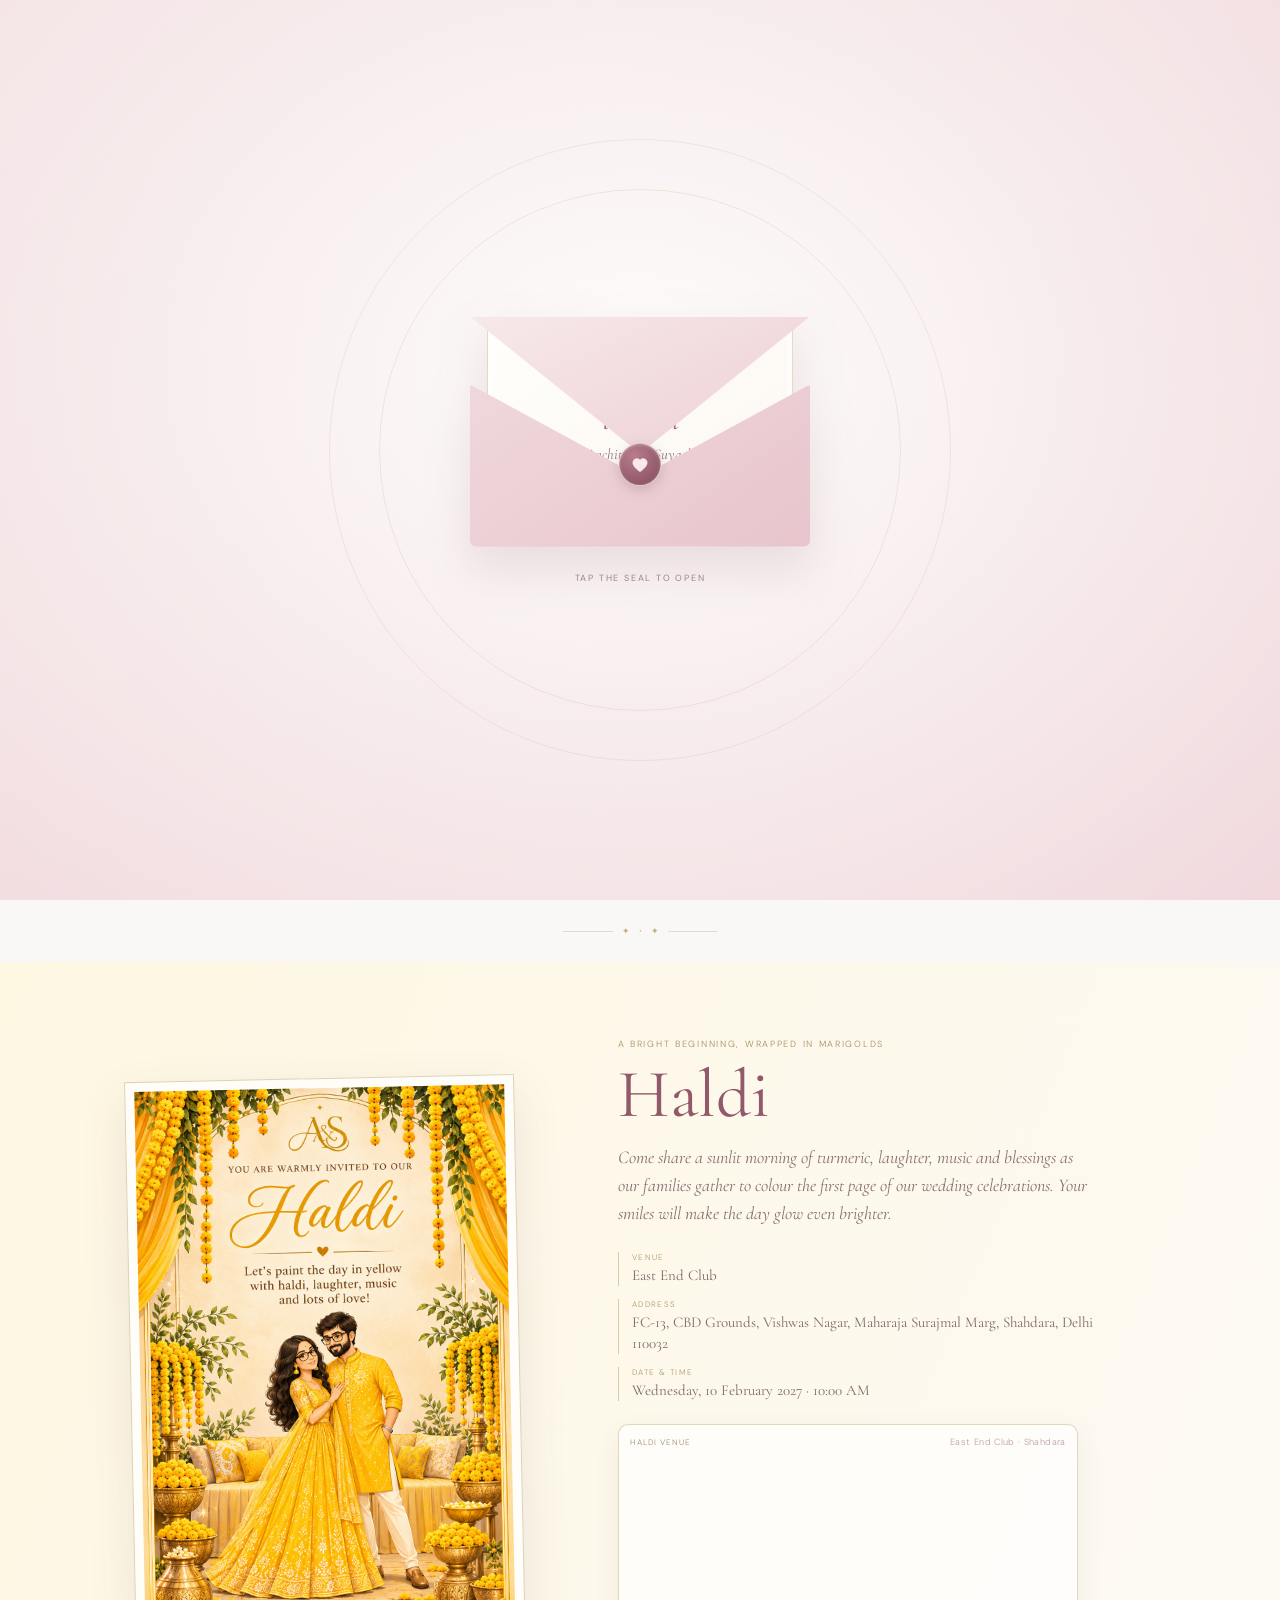
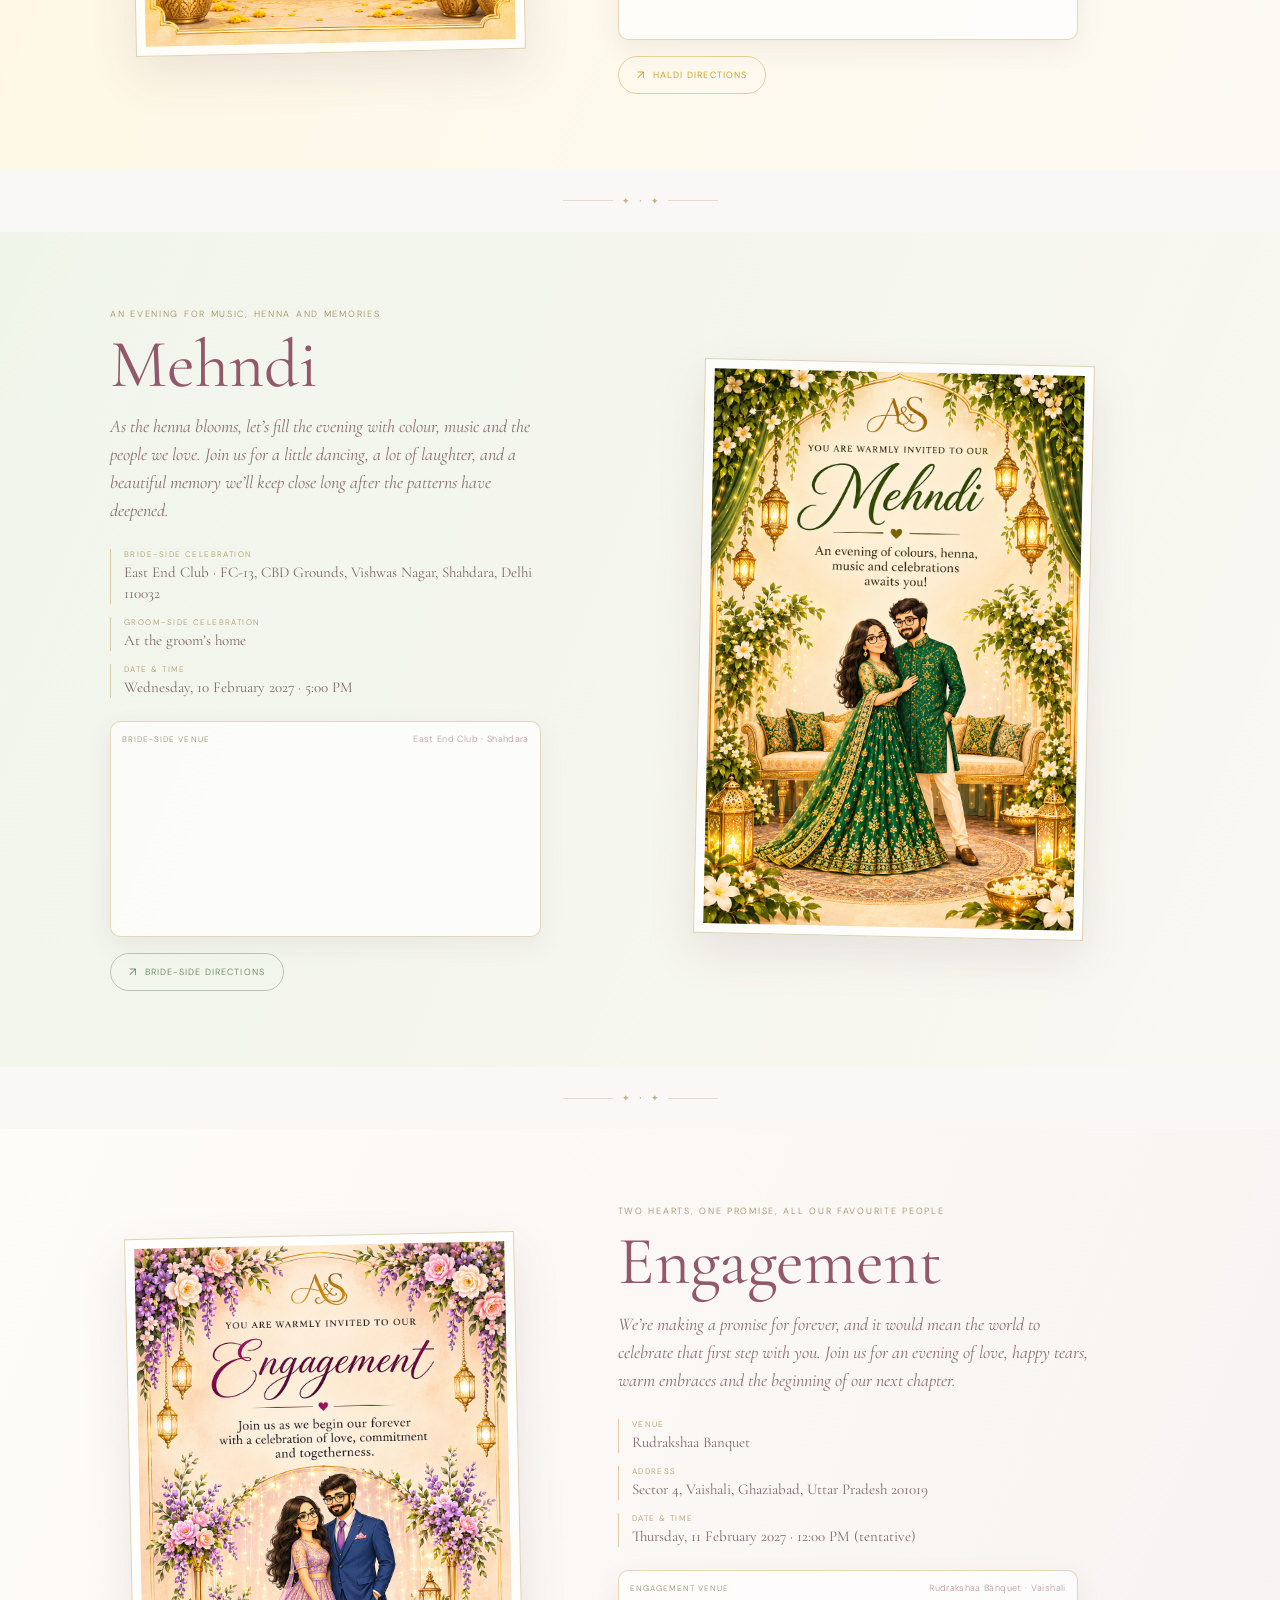
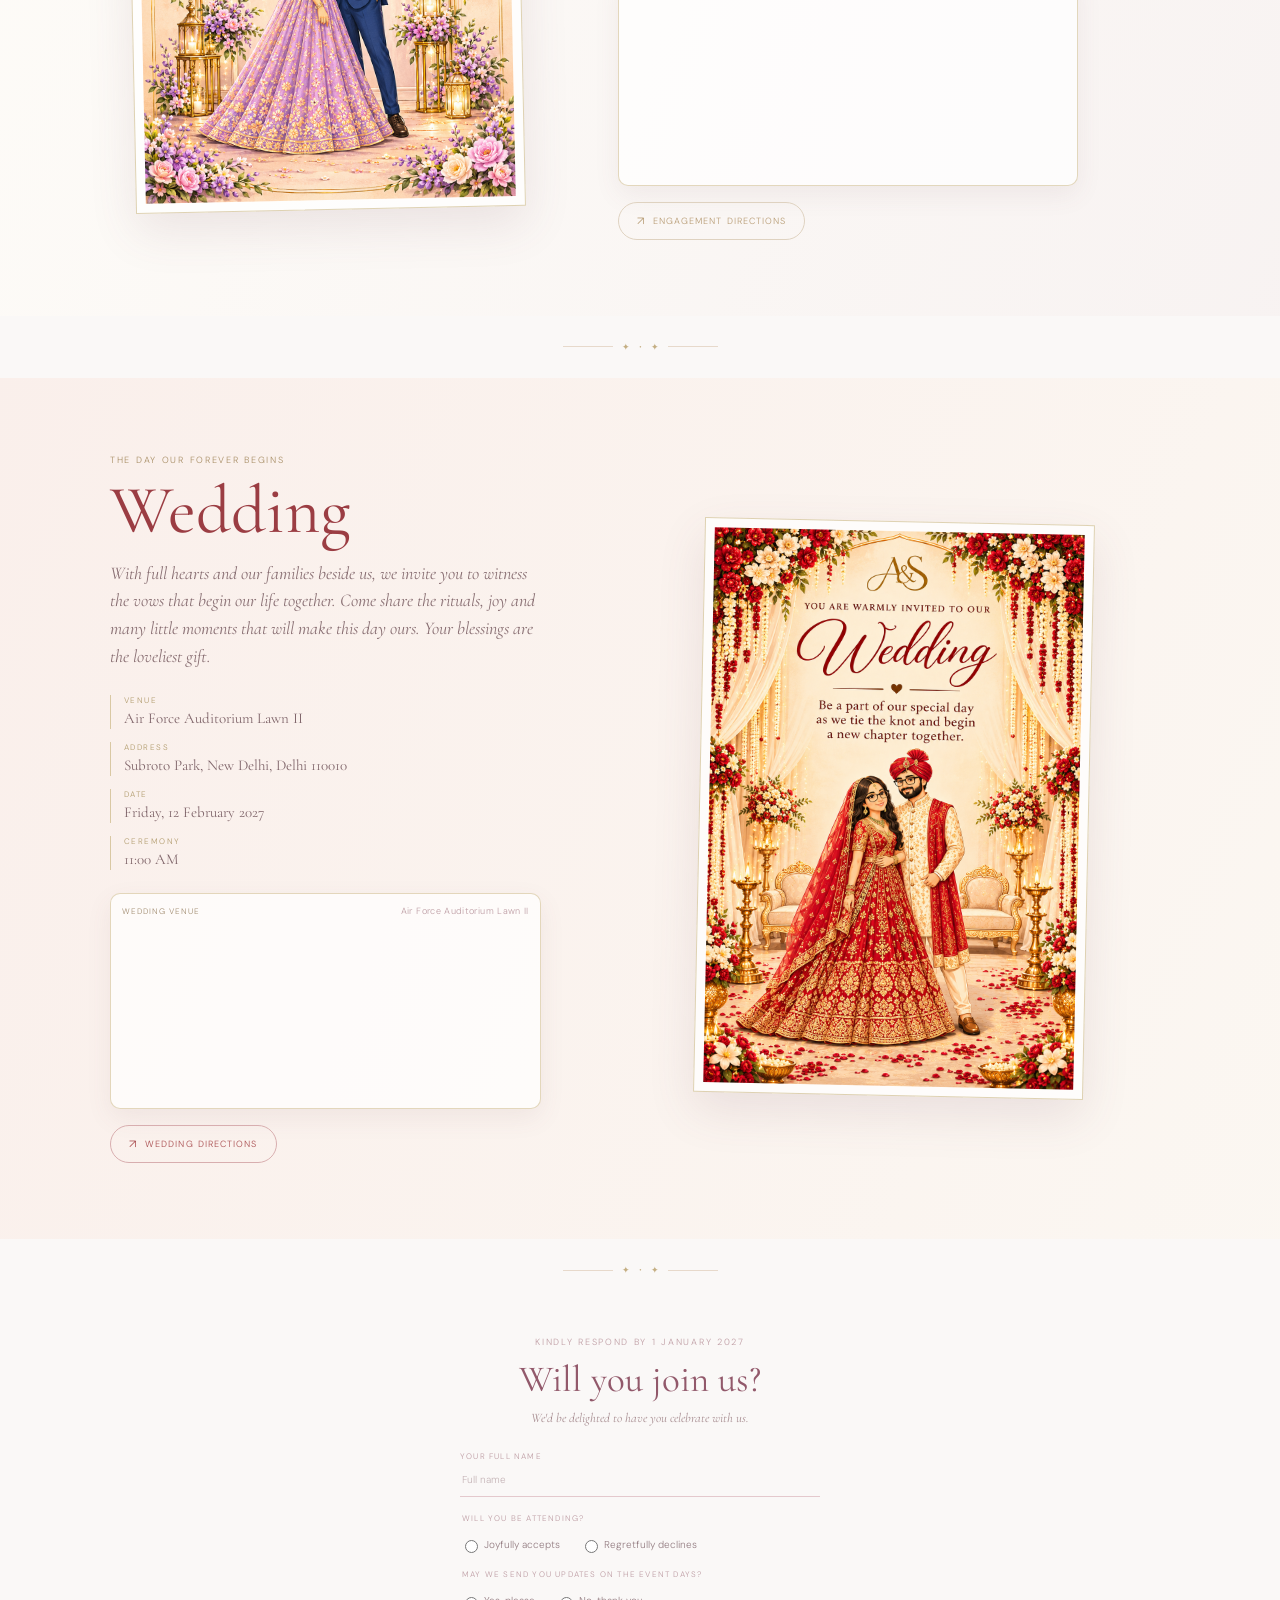
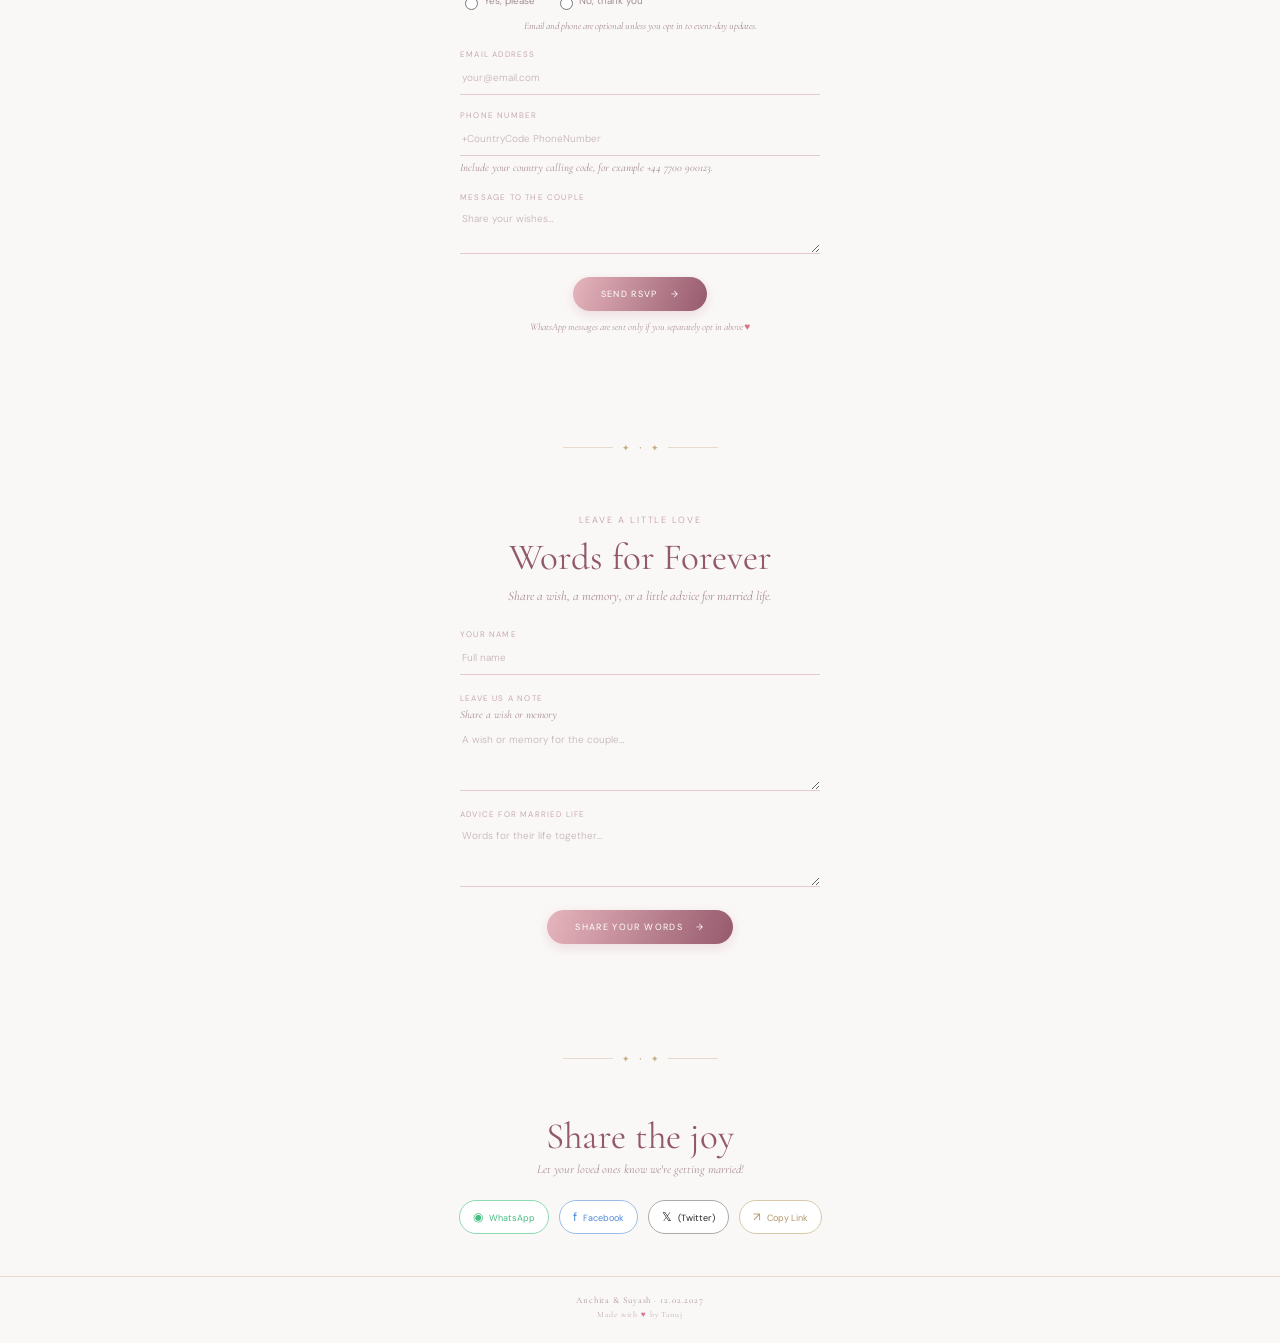
<file: index.html>
<!doctype html>
<html lang="en">
<head>
  <meta charset="utf-8">
  <meta name="viewport" content="width=device-width, initial-scale=1">
  <meta name="theme-color" content="#f8eff0">
  <meta name="description" content="Join Anchita and Suyash as they celebrate their wedding on 12 February 2027 in New Delhi.">
  <title>Anchita &amp; Suyash — Getting Married · 12 February 2027</title>
  <link rel="icon" type="image/png" href="assets/monogram-logo.png">
  <link rel="preconnect" href="https://fonts.googleapis.com">
  <link rel="preconnect" href="https://fonts.gstatic.com" crossorigin>
  <link href="https://fonts.googleapis.com/css2?family=Cormorant+Garamond:wght@300;400;500&family=DM+Sans:wght@300;400;500&display=swap" rel="stylesheet">
  <link rel="stylesheet" href="styles.css?v=20261127-scratch-2">
</head>
<body>
  <div class="invitation-preloader" id="invitation-preloader" role="dialog" aria-modal="true" aria-labelledby="invitation-title" aria-describedby="invitation-hint">
    <button class="invitation-open" id="invitation-open" type="button" aria-label="Open your invitation">
      <span class="invitation-letter" aria-hidden="true">
        <span class="invitation-letter__paper">
          <span class="invitation-letter__eyebrow">A note from the couple</span>
          <span class="invitation-letter__title">You are<br><i>invited</i></span>
          <span class="invitation-letter__names">Anchita <b>&amp;</b> Suyash</span>
          <span class="invitation-letter__date">12 February 2027</span>
        </span>
        <span class="invitation-letter__envelope"></span>
        <span class="invitation-letter__flap"></span>
        <span class="invitation-letter__seal"><svg viewBox="0 0 32 32" focusable="false"><path d="M16 27s-11-6.8-11-14a6.2 6.2 0 0 1 11-3.9A6.2 6.2 0 0 1 27 13c0 7.2-11 14-11 14Z"/></svg></span>
      </span>
      <span class="invitation-open__hint" id="invitation-hint">Tap the seal to open</span>
    </button>
    <h1 class="visually-hidden" id="invitation-title">You are invited to Anchita and Suyash's wedding</h1>
  </div>

  <header class="site-header">
    <a class="brand" href="#home" aria-label="#anshofourstory, home">
      <img class="brand-mark" src="assets/monogram-logo.png" alt="">
      <span>#anshofourstory</span>
    </a>
    <nav aria-label="Main navigation">
      <a href="#haldi">Details</a>
      <a href="#rsvp">RSVP</a>
      <a href="#celebration">Wedding map</a>
    </nav>
  </header>

  <main>
    <section class="hero" id="home" aria-labelledby="hero-title">
      <div class="hero-content">
        <p class="eyebrow reveal">with joy in our hearts</p>
        <h1 id="hero-title" class="reveal">Anchita <span>&amp;</span> Suyash</h1>
        <span class="gold-rule"></span>
        <p class="married reveal">are getting married</p>
        <p class="wedding-date reveal">12 <span>·</span> February <span>·</span> 2027</p>
        <div class="countdown" aria-label="Countdown to the wedding">
          <div class="time-unit"><div class="time-card"><span id="days">—</span></div><small>Days</small></div>
          <div class="time-unit"><div class="time-card"><span id="hours">—</span></div><small>Hours</small></div>
          <div class="time-unit"><div class="time-card"><span id="minutes">—</span></div><small>Minutes</small></div>
          <div class="time-unit"><div class="time-card"><span id="seconds">—</span></div><small>Seconds</small></div>
        </div>
        <a class="scroll-cue" href="#haldi">Scroll to explore <span aria-hidden="true">↓</span></a>
      </div>
    </section>

    <div class="ornament" aria-hidden="true"><span></span><b>✦</b><i>·</i><b>✦</b><span></span></div>

    <div class="petals" id="falling-petals" aria-hidden="true"></div>

    <section class="event-section event-haldi" id="haldi" data-petal-tone="haldi" aria-labelledby="haldi-title">
      <div class="event-invitation">
        <figure class="event-art"><img src="assets/Golden Haldi Celebration Invitation.png" alt="Golden marigold illustration of Anchita and Suyash inviting you to their Haldi celebration" loading="lazy"></figure>
        <div class="event-copy"><p class="eyebrow">A bright beginning, wrapped in marigolds</p><h2 id="haldi-title">Haldi</h2><p class="event-warmth">Come share a sunlit morning of turmeric, laughter, music and blessings as our families gather to colour the first page of our wedding celebrations. Your smiles will make the day glow even brighter.</p>
          <dl class="event-facts"><div><dt>Venue</dt><dd>East End Club</dd></div><div><dt>Address</dt><dd>FC-13, CBD Grounds, Vishwas Nagar, Maharaja Surajmal Marg, Shahdara, Delhi 110032</dd></div><div><dt>Date &amp; time</dt><dd>Wednesday, 10 February 2027 · 10:00 AM</dd></div></dl>
          <div class="event-map"><p class="event-map-heading">Haldi venue <span>East End Club · Shahdara</span></p><iframe title="Compact map to East End Club for the Haldi" src="https://maps.google.com/maps?q=East%20End%20Club%2C%20Vishwas%20Nagar%2C%20Shahdara%2C%20Delhi&amp;output=embed" loading="lazy" referrerpolicy="no-referrer-when-downgrade"></iframe></div>
          <a class="outline-button" href="https://maps.app.goo.gl/9UUgyb4TguXoqvM38" target="_blank" rel="noreferrer"><span aria-hidden="true">↗</span> Haldi directions</a>
        </div>
      </div>
    </section>

    <div class="ornament" aria-hidden="true"><span></span><b>✦</b><i>·</i><b>✦</b><span></span></div>

    <section class="event-section event-mehndi" id="mehndi" data-petal-tone="mehndi" aria-labelledby="mehndi-title">
      <div class="event-invitation event-invitation-reverse">
        <figure class="event-art"><img src="assets/Mehndi Celebration Invitation.png" alt="Green garden illustration of Anchita and Suyash inviting you to their Mehndi celebration" loading="lazy"></figure>
        <div class="event-copy"><p class="eyebrow">An evening for music, henna and memories</p><h2 id="mehndi-title">Mehndi</h2><p class="event-warmth">As the henna blooms, let’s fill the evening with colour, music and the people we love. Join us for a little dancing, a lot of laughter, and a beautiful memory we’ll keep close long after the patterns have deepened.</p>
          <dl class="event-facts"><div><dt>Bride-side celebration</dt><dd>East End Club · FC-13, CBD Grounds, Vishwas Nagar, Shahdara, Delhi 110032</dd></div><div><dt>Groom-side celebration</dt><dd>At the groom’s home</dd></div><div><dt>Date &amp; time</dt><dd>Wednesday, 10 February 2027 · 5:00 PM</dd></div></dl>
          <div class="event-map"><p class="event-map-heading">Bride-side venue <span>East End Club · Shahdara</span></p><iframe title="Compact map to East End Club for the bride-side Mehndi" src="https://maps.google.com/maps?q=East%20End%20Club%2C%20Vishwas%20Nagar%2C%20Shahdara%2C%20Delhi&amp;output=embed" loading="lazy" referrerpolicy="no-referrer-when-downgrade"></iframe></div>
          <a class="outline-button" href="https://maps.app.goo.gl/9UUgyb4TguXoqvM38" target="_blank" rel="noreferrer"><span aria-hidden="true">↗</span> Bride-side directions</a>
        </div>
      </div>
    </section>

    <div class="ornament" aria-hidden="true"><span></span><b>✦</b><i>·</i><b>✦</b><span></span></div>

    <section class="event-section event-engagement" id="engagement" data-petal-tone="engagement" aria-labelledby="engagement-title">
      <div class="event-invitation">
        <figure class="event-art"><img src="assets/Romantic Engagement Floral Invitation.png" alt="Romantic floral illustration of Anchita and Suyash inviting you to their engagement" loading="lazy"></figure>
        <div class="event-copy"><p class="eyebrow">Two hearts, one promise, all our favourite people</p><h2 id="engagement-title">Engagement</h2><p class="event-warmth">We’re making a promise for forever, and it would mean the world to celebrate that first step with you. Join us for an evening of love, happy tears, warm embraces and the beginning of our next chapter.</p>
          <dl class="event-facts"><div><dt>Venue</dt><dd>Rudrakshaa Banquet</dd></div><div><dt>Address</dt><dd>Sector 4, Vaishali, Ghaziabad, Uttar Pradesh 201019</dd></div><div><dt>Date &amp; time</dt><dd>Thursday, 11 February 2027 · 12:00 PM (tentative)</dd></div></dl>
          <div class="event-map"><p class="event-map-heading">Engagement venue <span>Rudrakshaa Banquet · Vaishali</span></p><iframe title="Compact map to Rudrakshaa Banquet for the engagement" src="https://maps.google.com/maps?q=Rudrakshaa%20Banquet%2C%20Sector%204%2C%20Vaishali%2C%20Ghaziabad&amp;output=embed" loading="lazy" referrerpolicy="no-referrer-when-downgrade"></iframe></div>
          <a class="outline-button" href="https://maps.app.goo.gl/aDanDja1B3QuFAKCA" target="_blank" rel="noreferrer"><span aria-hidden="true">↗</span> Engagement directions</a>
        </div>
      </div>
    </section>

    <div class="ornament" aria-hidden="true"><span></span><b>✦</b><i>·</i><b>✦</b><span></span></div>

    <section class="event-section event-wedding" id="celebration" data-petal-tone="wedding" aria-labelledby="wedding-title">
      <div class="event-invitation event-invitation-reverse">
        <figure class="event-art"><img src="assets/Elegant Red and Gold Wedding Invitation.png" alt="Red and gold illustration of Anchita and Suyash inviting you to their wedding" loading="lazy"></figure>
        <div class="event-copy"><p class="eyebrow">The day our forever begins</p><h2 id="wedding-title">Wedding</h2><p class="event-warmth">With full hearts and our families beside us, we invite you to witness the vows that begin our life together. Come share the rituals, joy and many little moments that will make this day ours. Your blessings are the loveliest gift.</p>
          <dl class="event-facts"><div><dt>Venue</dt><dd>Air Force Auditorium Lawn II</dd></div><div><dt>Address</dt><dd>Subroto Park, New Delhi, Delhi 110010</dd></div><div><dt>Date</dt><dd>Friday, 12 February 2027</dd></div><div><dt>Ceremony</dt><dd>11:00 AM</dd></div></dl>
          <div class="event-map"><p class="event-map-heading">Wedding venue <span>Air Force Auditorium Lawn II</span></p><iframe title="Compact map to Air Force Auditorium Lawn II for the wedding" src="https://maps.google.com/maps?q=Air%20Force%20Auditorium%20Lawn%20II%2C%20Subroto%20Park%2C%20New%20Delhi&amp;output=embed" loading="lazy" referrerpolicy="no-referrer-when-downgrade"></iframe></div>
          <a class="outline-button" href="https://maps.app.goo.gl/kFYrkTSrbWAvHsNK8?g_st=aw" target="_blank" rel="noreferrer"><span aria-hidden="true">↗</span> Wedding directions</a>
        </div>
      </div>
    </section>

    <div class="ornament" aria-hidden="true"><span></span><b>✦</b><i>·</i><b>✦</b><span></span></div>

    <section class="section rsvp" id="rsvp">
      <p class="eyebrow">kindly respond by 1 January 2027</p>
      <h2>Will you join us?</h2>
      <p class="section-intro">We'd be delighted to have you celebrate with us.</p>
      <form id="rsvp-form">
        <label>Your full name<input name="name" autocomplete="name" placeholder="Full name" maxlength="120" required></label>
        <fieldset><legend>Will you be attending?</legend>
          <label class="radio-label"><input type="radio" name="attendance" value="Accepts" required> Joyfully accepts</label>
          <label class="radio-label"><input type="radio" name="attendance" value="Declines"> Regretfully declines</label>
        </fieldset>
        <fieldset class="updates-consent"><legend>May we send you updates on the event days?</legend>
          <label class="radio-label"><input type="radio" name="eventUpdatesConsent" value="yes" required> Yes, please</label>
          <label class="radio-label"><input type="radio" name="eventUpdatesConsent" value="no"> No, thank you</label>
        </fieldset>
        <fieldset class="updates-consent whatsapp-consent" id="whatsapp-consent" hidden>
          <legend>May we also send these updates to you on WhatsApp?</legend>
          <label class="radio-label"><input type="radio" name="whatsappUpdatesConsent" value="yes" disabled required> Yes, please</label>
          <label class="radio-label"><input type="radio" name="whatsappUpdatesConsent" value="no" disabled> No, thank you</label>
        </fieldset>
        <p class="contact-requirement" id="contact-requirement">Email and phone are optional unless you opt in to event-day updates.</p>
        <label>Email address <span class="required-mark" aria-hidden="true" hidden>*</span><input type="email" name="email" autocomplete="email" placeholder="your@email.com" maxlength="254"></label>
        <label>Phone number <span class="required-mark" aria-hidden="true" hidden>*</span><input type="tel" name="phone" autocomplete="tel" placeholder="+CountryCode PhoneNumber" maxlength="30" pattern="[+]?[0-9][0-9 .()-]{5,28}"><small class="field-hint">Include your country calling code, for example +44 7700 900123.</small></label>
        <label class="message-label">Message to the couple<textarea name="message" placeholder="Share your wishes…" rows="2" maxlength="2000"></textarea></label>
        <label class="form-honeypot" aria-hidden="true">Website<input name="website" tabindex="-1" autocomplete="off"></label>
        <button class="submit-button" type="submit">Send RSVP <span>→</span></button>
        <p class="form-note">WhatsApp messages are sent only if you separately opt in above <span>♥</span></p>
        <p class="form-status" aria-live="polite"></p>
      </form>
    </section>

    <div class="ornament" aria-hidden="true"><span></span><b>✦</b><i>·</i><b>✦</b><span></span></div>

    <section class="section rsvp guest-notes" id="guest-notes">
      <p class="eyebrow">leave a little love</p>
      <h2>Words for Forever</h2>
      <p class="section-intro">Share a wish, a memory, or a little advice for married life.</p>
      <form id="guest-notes-form">
        <label>Your name<input name="name" autocomplete="name" placeholder="Full name" maxlength="120" required></label>
        <label class="message-label">Leave us a note <small>Share a wish or memory</small><textarea name="wishOrMemory" placeholder="A wish or memory for the couple…" rows="3" maxlength="2000"></textarea></label>
        <label class="message-label">Advice for married life <textarea name="marriedLifeAdvice" placeholder="Words for their life together…" rows="3" maxlength="2000"></textarea></label>
        <label class="form-honeypot" aria-hidden="true">Website<input name="website" tabindex="-1" autocomplete="off"></label>
        <button class="submit-button" type="submit">Share your words <span>→</span></button>
        <p class="form-status" aria-live="polite"></p>
      </form>
    </section>

    <div class="ornament" aria-hidden="true"><span></span><b>✦</b><i>·</i><b>✦</b><span></span></div>

    <section class="section share">
      <h2>Share the joy</h2>
      <p class="section-intro">Let your loved ones know we're getting married!</p>
      <div class="share-actions">
        <a class="share-button whatsapp" href="https://wa.me/?text=Join%20us%20to%20celebrate%20Anchita%20%26%20Suyash%20on%2012%20February%202027!" target="_blank" rel="noreferrer"><span>◉</span> WhatsApp</a>
        <a class="share-button facebook" href="https://www.facebook.com/sharer/sharer.php?u=" target="_blank" rel="noreferrer"><span>f</span> Facebook</a>
        <a class="share-button twitter" href="https://twitter.com/intent/tweet?text=Anchita%20%26%20Suyash%20are%20getting%20married%20on%2012%20February%202027!" target="_blank" rel="noreferrer"><span>𝕏</span> (Twitter)</a>
        <button class="share-button copy-link" id="copy-link" type="button"><span>↗</span> Copy Link</button>
      </div>
    </section>
  </main>

  <footer><span>Anchita &amp; Suyash · 12.02.2027</span><span>Made with <b>♥</b> by Tanuj</span></footer>

  <script src="script.js?v=20261127-scratch-2"></script>
</body>
</html>
</file>
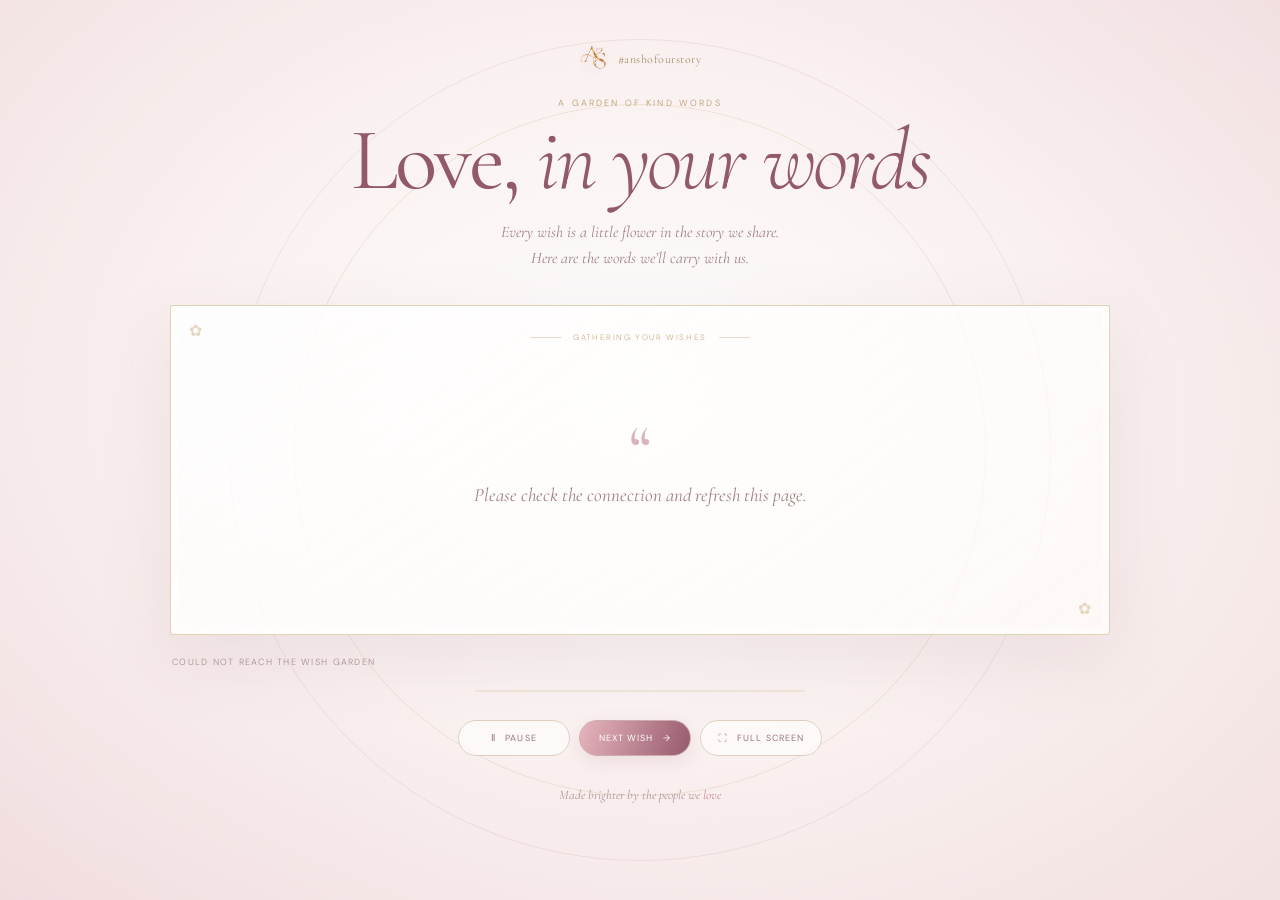
<file: LetsReadRSVP/index.html>
<!doctype html>
<html lang="en">
<head>
  <meta charset="utf-8">
  <meta name="viewport" content="width=device-width, initial-scale=1">
  <meta name="theme-color" content="#f8eff0">
  <meta name="description" content="A gathering of the wishes, memories and words of love shared with Anchita and Suyash.">
  <link rel="canonical" href="https://anshofourstory.com/LetsReadRSVP">
  <title>Words of Love | #anshofourstory</title>
  <link rel="icon" type="image/png" href="../assets/monogram-logo.png">
  <link rel="preconnect" href="https://fonts.googleapis.com">
  <link rel="preconnect" href="https://fonts.gstatic.com" crossorigin>
  <link href="https://fonts.googleapis.com/css2?family=Cormorant+Garamond:wght@300;400;500;600&family=DM+Sans:wght@300;400;500&display=swap" rel="stylesheet">
  <link rel="stylesheet" href="../styles.css">
  <style>
    .reading-page{position:relative;isolation:isolate;display:grid;min-height:100svh;place-items:center;overflow:hidden;padding:46px 24px;background:radial-gradient(ellipse at 50% 45%,rgba(255,255,255,.94),rgba(250,242,241,.88) 48%,rgba(239,216,218,.72)),linear-gradient(135deg,#fbf7f5,#f4e5e8 52%,#fbf7f2)}
    .reading-page:before,.reading-page:after{content:"";position:absolute;z-index:-1;width:min(70vw,690px);aspect-ratio:1;border:1px solid rgba(199,178,125,.26);border-radius:50%;pointer-events:none}.reading-page:after{width:min(84vw,820px);border-color:rgba(146,89,107,.11)}
    .reading-petals{position:fixed;z-index:-1;inset:0;overflow:hidden;pointer-events:none}.reading-petals .petal{opacity:.3}
    .reading-shell{position:relative;width:min(940px,100%);text-align:center}
    .reading-brand{position:absolute;top:-22px;left:50%;display:flex;align-items:center;gap:8px;transform:translate(-50%,-100%);color:#a58e6b;text-decoration:none;font:400 12px var(--serif);letter-spacing:.04em;white-space:nowrap}
    .reading-brand img{width:31px;height:31px;border-radius:50%;object-fit:cover}
    .reading-eyebrow{margin:0 0 12px;color:#b69c6e;font-size:9px;letter-spacing:.24em;text-transform:uppercase}
    .reading-title{margin:0;color:var(--rose);font:400 clamp(49px,8vw,88px)/.9 var(--serif);letter-spacing:-.035em}.reading-title i{font-weight:300}
    .reading-intro{margin:20px 0 34px;color:#9f8180;font:italic 16px/1.6 var(--serif)}
    .reading-card{position:relative;min-height:330px;display:flex;flex-direction:column;align-items:center;justify-content:center;padding:52px clamp(24px,8vw,96px) 44px;border:1px solid rgba(199,178,125,.55);border-radius:3px;background:linear-gradient(145deg,rgba(255,255,255,.84),rgba(255,252,249,.72));box-shadow:0 24px 75px rgba(117,72,87,.1),inset 0 0 0 7px rgba(255,255,255,.38);overflow:hidden}
    .reading-card:before,.reading-card:after{content:"✿";position:absolute;color:rgba(199,178,125,.48);font:16px var(--serif)}.reading-card:before{left:18px;top:15px}.reading-card:after{right:18px;bottom:15px}
    .reading-card-top{position:absolute;top:26px;left:50%;display:flex;align-items:center;gap:12px;transform:translateX(-50%);color:#c6ae80;font-size:8px;letter-spacing:.2em;text-transform:uppercase;white-space:nowrap}.reading-card-top:before,.reading-card-top:after{content:"";width:31px;height:1px;background:#e7d9cb}
    .reading-quote-mark{height:42px;color:#d9b3b8;font:500 65px/.9 var(--serif)}
    .reading-message{max-width:690px;margin:8px 0 22px;color:#74505c;font:400 clamp(24px,4vw,39px)/1.28 var(--serif);text-wrap:pretty}
    .reading-signoff{margin:0;color:#ad8c78;font-size:9px;letter-spacing:.18em;text-transform:uppercase}
    .reading-name{margin:9px 0 0;color:var(--rose);font:italic 28px/1 var(--serif)}
    .reading-card.is-leaving{animation:readingLeave .62s cubic-bezier(.65,0,.85,.4) both}.reading-card.is-entering{animation:readingEnter .82s cubic-bezier(.18,.72,.22,1) both}
    @keyframes readingLeave{to{opacity:0;transform:translateX(-70px) scale(.985);filter:blur(3px)}}@keyframes readingEnter{from{opacity:0;transform:translateX(80px) scale(.985);filter:blur(3px)}to{opacity:1;transform:translateX(0) scale(1);filter:blur(0)}}
    .reading-bottom{display:flex;justify-content:space-between;align-items:center;gap:16px;margin:21px 2px 0}.reading-count,.reading-status{margin:0;color:#aa8e93;font-size:9px;letter-spacing:.14em;text-transform:uppercase}.reading-count strong{color:#9b7480;font-weight:500}.reading-controls{display:flex;justify-content:center;gap:9px;margin-top:28px}.reading-control{display:inline-flex;align-items:center;justify-content:center;gap:8px;min-width:112px;padding:11px 17px;border:1px solid #dfcfbf;border-radius:24px;background:rgba(255,255,255,.6);color:#98777e;font:400 9px var(--sans);letter-spacing:.12em;text-transform:uppercase;cursor:pointer;transition:background .2s,transform .2s,border-color .2s}.reading-control:hover{transform:translateY(-2px);border-color:#c7b27d;background:white}.reading-control.primary{border-color:#cfabb0;background:linear-gradient(110deg,#e6b5bd,#965a6d);color:#fff;box-shadow:0 5px 17px #d5aeb650}.reading-progress{height:2px;margin:22px auto 0;max-width:330px;background:rgba(199,178,125,.2)}.reading-progress span{display:block;width:0;height:100%;background:linear-gradient(90deg,#e6b5bd,#c7b27d);transform-origin:left}
    .reading-progress.is-running span{animation:readingProgress 9s linear forwards}@keyframes readingProgress{to{width:100%}}
    .reading-footer{margin:31px 0 0;color:#ac9295;font:italic 13px var(--serif)}.reading-footer b{color:#cc8490;font-weight:400}
    .reading-empty{font:italic 19px/1.5 var(--serif);color:#9f8180}
    @media(max-width:600px){.reading-page{padding:60px 16px 36px}.reading-shell{max-width:520px}.reading-brand{top:-16px}.reading-intro{margin:15px 0 25px;font-size:14px}.reading-card{min-height:350px;padding:55px 25px 42px}.reading-card-top{top:22px;font-size:7px}.reading-message{font-size:clamp(23px,6vw,32px)}.reading-bottom{margin-top:16px}.reading-controls{margin-top:23px}.reading-control{min-width:0;padding:10px 13px;font-size:8px}.reading-footer{margin-top:25px}}
    @media(prefers-reduced-motion:reduce){.reading-card.is-entering,.reading-card.is-leaving{animation-duration:.01ms}.reading-progress.is-running span{animation-duration:.01ms}}
  </style>
</head>
<body>
  <main class="reading-page">
    <div class="petals reading-petals" aria-hidden="true"></div>
    <section class="reading-shell" aria-labelledby="reading-title">
      <a class="reading-brand" href="../" aria-label="Back to Anchita and Suyash's wedding page"><img src="../assets/monogram-logo.png" alt=""><span>#anshofourstory</span></a>
      <p class="reading-eyebrow">A garden of kind words</p>
      <h1 class="reading-title" id="reading-title">Love, <i>in your words</i></h1>
      <p class="reading-intro">Every wish is a little flower in the story we share.<br>Here are the words we’ll carry with us.</p>
      <article class="reading-card" id="reading-card" aria-live="polite" aria-atomic="true">
        <div class="reading-card-top" id="reading-kind">Gathering your wishes</div>
        <div class="reading-quote-mark" aria-hidden="true">“</div>
        <p class="reading-empty" id="reading-message">Bringing your lovely notes together…</p>
        <p class="reading-signoff" id="reading-signoff" hidden>With love,</p>
        <p class="reading-name" id="reading-name" hidden></p>
      </article>
      <div class="reading-bottom"><p class="reading-status" id="reading-status" role="status">Connecting to the wish garden</p><p class="reading-count" id="reading-count" hidden></p></div>
      <div class="reading-progress" id="reading-progress" aria-hidden="true"><span></span></div>
      <div class="reading-controls" aria-label="Slideshow controls">
        <button class="reading-control" id="reading-pause" type="button" aria-pressed="false">Ⅱ &nbsp; Pause</button>
        <button class="reading-control primary" id="reading-next" type="button">Next wish &nbsp; →</button>
        <button class="reading-control" id="reading-fullscreen" type="button">⛶ &nbsp; Full screen</button>
      </div>
      <p class="reading-footer">Made brighter by the people we <b>love</b></p>
    </section>
  </main>
  <script>
    (() => {
      const endpoint = 'https://script.google.com/macros/s/AKfycbyoeRyjp3fwyiSUPhMU4YcDRXo6SamagXn7HryZCHW05ZkfQKTCyHmnVATpQEIkNSgJ6Q/exec';
      const card = document.getElementById('reading-card');
      const message = document.getElementById('reading-message');
      const kind = document.getElementById('reading-kind');
      const signoff = document.getElementById('reading-signoff');
      const name = document.getElementById('reading-name');
      const status = document.getElementById('reading-status');
      const count = document.getElementById('reading-count');
      const progress = document.getElementById('reading-progress');
      const pause = document.getElementById('reading-pause');
      const interval = 9000;
      let wishes = [];
      let previous = -1;
      let timer;
      let paused = false;
      let script;

      function stopTimer() { window.clearTimeout(timer); progress.classList.remove('is-running'); }
      function schedule() {
        stopTimer();
        if (paused || wishes.length < 2) return;
        void progress.offsetWidth;
        progress.classList.add('is-running');
        timer = window.setTimeout(showNext, interval);
      }
      function showNext() {
        if (!wishes.length) return;
        stopTimer();
        card.classList.remove('is-entering');
        card.classList.add('is-leaving');
        window.setTimeout(() => {
          let index = Math.floor(Math.random() * wishes.length);
          if (wishes.length > 1) while (index === previous) index = Math.floor(Math.random() * wishes.length);
          previous = index;
          const wish = wishes[index];
          kind.textContent = wish.kind || 'A note for the couple';
          message.textContent = wish.message;
          message.className = '';
          signoff.hidden = false;
          name.hidden = false;
          name.textContent = wish.name || 'A loved one';
          count.hidden = false;
          count.replaceChildren();
          const current = document.createElement('strong');
          current.textContent = String(index + 1).padStart(2, '0');
          count.append(current, document.createTextNode('  /  ' + String(wishes.length).padStart(2, '0') + ' words of love'));
          status.textContent = 'A little love, shared aloud';
          card.classList.remove('is-leaving');
          card.classList.add('is-entering');
          schedule();
        }, 580);
      }
      window.receiveWeddingGreetings = data => {
        if (script) script.remove();
        wishes = (data && Array.isArray(data.greetings) ? data.greetings : []).filter(item => item && typeof item.message === 'string' && item.message.trim());
        if (data && data.error) { status.textContent = data.error; message.textContent = 'Please refresh in a moment to try again.'; return; }
        if (!wishes.length) { status.textContent = 'The wish garden is ready'; message.className = 'reading-empty'; message.textContent = 'The first lovely words are on their way. Check back soon.'; return; }
        status.textContent = wishes.length + (wishes.length === 1 ? ' lovely word collected' : ' lovely words collected');
        showNext();
      };
      script = document.createElement('script');
      script.src = endpoint + '?action=read_greetings&callback=receiveWeddingGreetings&v=' + Date.now();
      script.onerror = () => { status.textContent = 'Could not reach the wish garden'; message.textContent = 'Please check the connection and refresh this page.'; };
      document.head.appendChild(script);

      document.getElementById('reading-next').addEventListener('click', showNext);
      pause.addEventListener('click', () => {
        paused = !paused;
        pause.setAttribute('aria-pressed', String(paused));
        pause.innerHTML = paused ? '▶ &nbsp; Play' : 'Ⅱ &nbsp; Pause';
        if (paused) stopTimer(); else schedule();
      });
      document.getElementById('reading-fullscreen').addEventListener('click', async event => {
        try {
          if (!document.fullscreenElement) await document.documentElement.requestFullscreen();
          else await document.exitFullscreen();
          event.currentTarget.innerHTML = document.fullscreenElement ? '⛶ &nbsp; Exit full screen' : '⛶ &nbsp; Full screen';
        } catch (_) { status.textContent = 'Use your browser menu to enter full screen'; }
      });
      const petalField = document.querySelector('.reading-petals');
      for (let index = 0; index < 14; index += 1) {
        const petal = document.createElement('span');
        petal.className = 'petal';
        petal.style.left = Math.random() * 100 + '%';
        petal.style.animationDuration = 18 + Math.random() * 20 + 's';
        petal.style.animationDelay = -Math.random() * 30 + 's';
        petal.style.setProperty('--drift', (Math.random() * 130 - 65) + 'px');
        petalField.appendChild(petal);
      }
    })();
  </script>
</body>
</html>
</file>
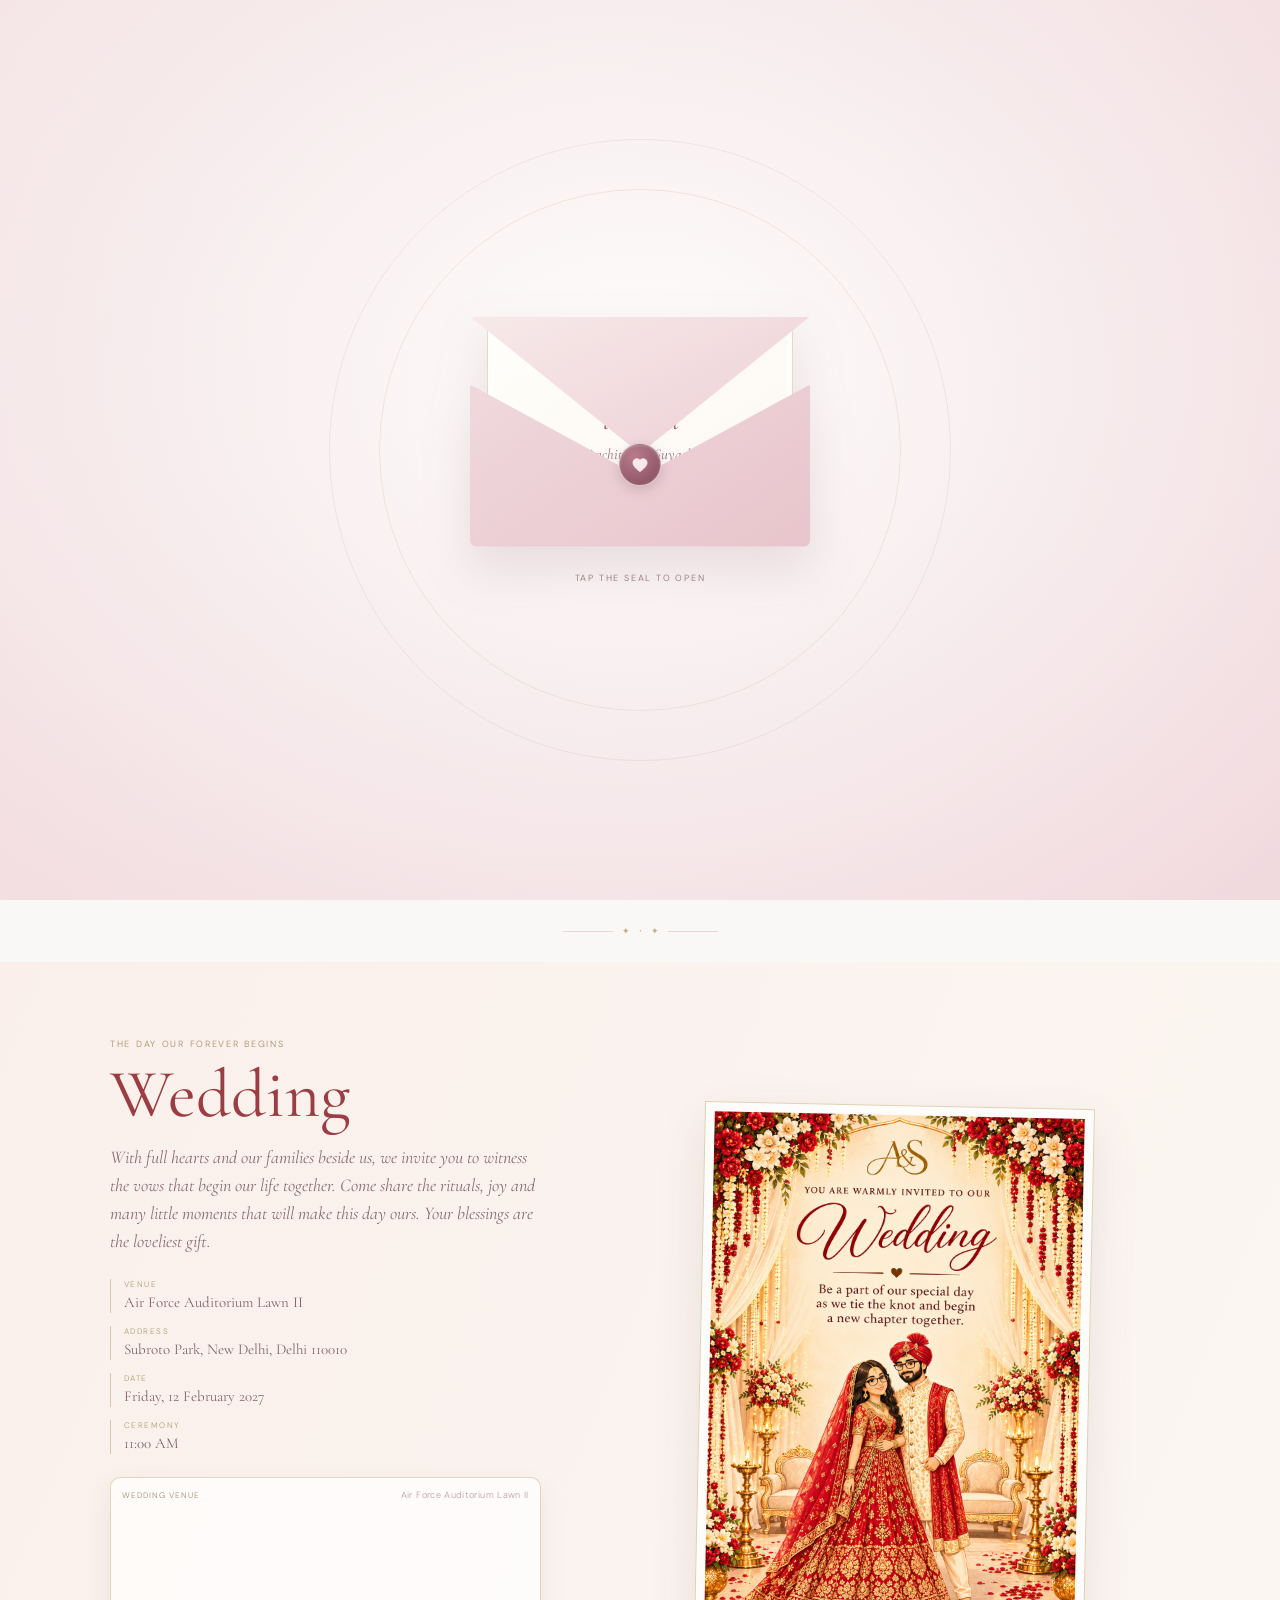
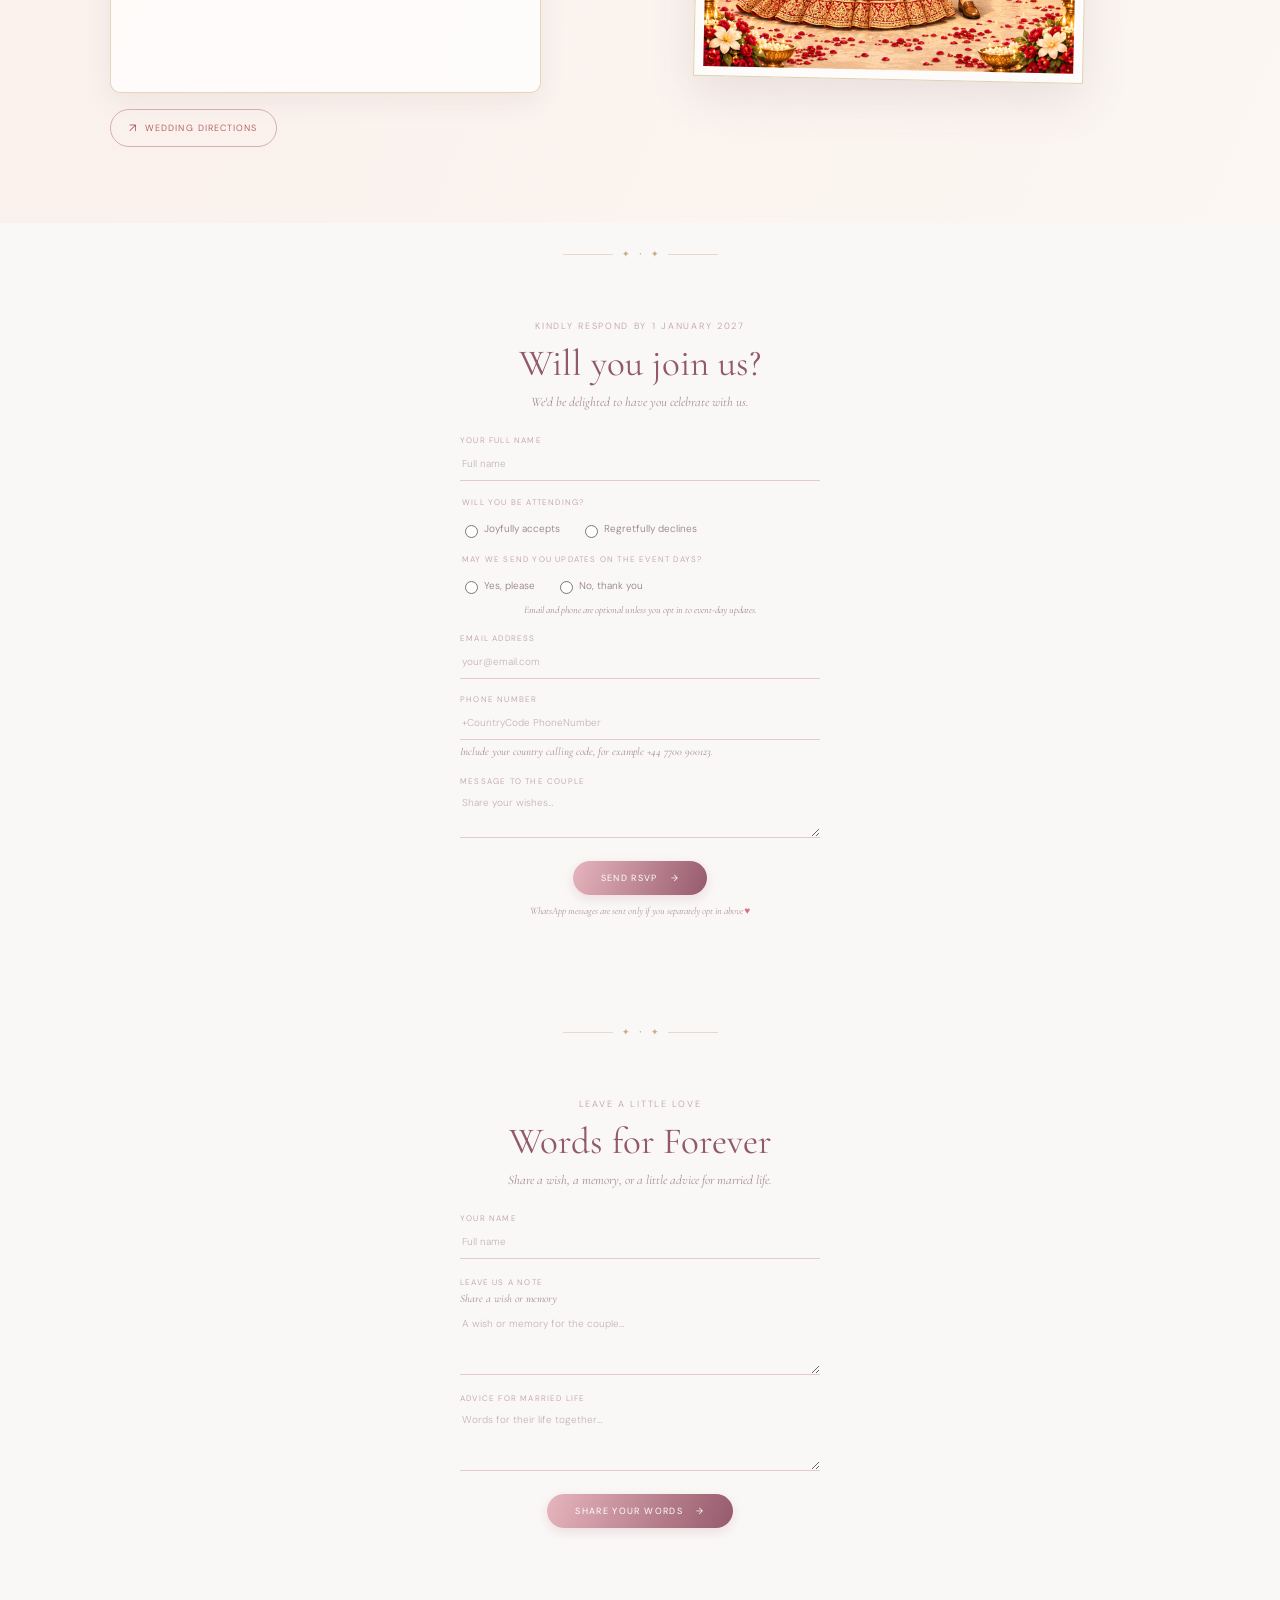
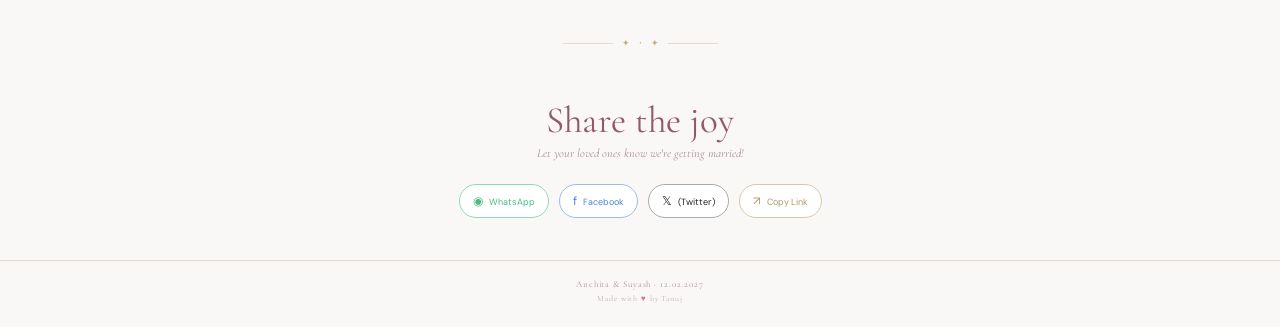
<file: main/index.html>
<!doctype html>
<html lang="en">
<head>
  <meta charset="utf-8">
  <meta name="viewport" content="width=device-width, initial-scale=1">
  <meta name="theme-color" content="#f8eff0">
  <meta name="description" content="Join Anchita and Suyash for their wedding on 12 February 2027 in New Delhi.">
  <link rel="canonical" href="https://anshofourstory.com/main">
  <title>Anchita &amp; Suyash — Getting Married · 12 February 2027</title>
  <link rel="icon" type="image/png" href="../assets/monogram-logo.png">
  <link rel="preconnect" href="https://fonts.googleapis.com">
  <link rel="preconnect" href="https://fonts.gstatic.com" crossorigin>
  <link href="https://fonts.googleapis.com/css2?family=Cormorant+Garamond:wght@300;400;500&family=DM+Sans:wght@300;400;500&display=swap" rel="stylesheet">
  <link rel="stylesheet" href="../styles.css?v=20261127-scratch-2">
</head>
<body>
  <div class="invitation-preloader" id="invitation-preloader" role="dialog" aria-modal="true" aria-labelledby="invitation-title" aria-describedby="invitation-hint">
    <button class="invitation-open" id="invitation-open" type="button" aria-label="Open your invitation">
      <span class="invitation-letter" aria-hidden="true">
        <span class="invitation-letter__paper">
          <span class="invitation-letter__eyebrow">A note from the couple</span>
          <span class="invitation-letter__title">You are<br><i>invited</i></span>
          <span class="invitation-letter__names">Anchita <b>&amp;</b> Suyash</span>
          <span class="invitation-letter__date">12 February 2027</span>
        </span>
        <span class="invitation-letter__envelope"></span>
        <span class="invitation-letter__flap"></span>
        <span class="invitation-letter__seal"><svg viewBox="0 0 32 32" focusable="false"><path d="M16 27s-11-6.8-11-14a6.2 6.2 0 0 1 11-3.9A6.2 6.2 0 0 1 27 13c0 7.2-11 14-11 14Z"/></svg></span>
      </span>
      <span class="invitation-open__hint" id="invitation-hint">Tap the seal to open</span>
    </button>
    <h1 class="visually-hidden" id="invitation-title">You are invited to Anchita and Suyash's wedding</h1>
  </div>

  <header class="site-header">
    <a class="brand" href="#home" aria-label="#anshofourstory, home">
      <img class="brand-mark" src="../assets/monogram-logo.png" alt="">
      <span>#anshofourstory</span>
    </a>
    <nav aria-label="Main navigation">
      <a href="#celebration">Details</a>
      <a href="#rsvp">RSVP</a>
      <a href="#celebration">Wedding map</a>
    </nav>
  </header>

  <main>
    <section class="hero" id="home" aria-labelledby="hero-title">
      <div class="hero-content">
        <p class="eyebrow reveal">with joy in our hearts</p>
        <h1 id="hero-title" class="reveal">Anchita <span>&amp;</span> Suyash</h1>
        <span class="gold-rule"></span>
        <p class="married reveal">are getting married</p>
        <p class="wedding-date reveal">12 <span>·</span> February <span>·</span> 2027</p>
        <div class="countdown" aria-label="Countdown to the wedding">
          <div class="time-unit"><div class="time-card"><span id="days">—</span></div><small>Days</small></div>
          <div class="time-unit"><div class="time-card"><span id="hours">—</span></div><small>Hours</small></div>
          <div class="time-unit"><div class="time-card"><span id="minutes">—</span></div><small>Minutes</small></div>
          <div class="time-unit"><div class="time-card"><span id="seconds">—</span></div><small>Seconds</small></div>
        </div>
        <a class="scroll-cue" href="#celebration">Scroll to explore <span aria-hidden="true">↓</span></a>
      </div>
    </section>

    <div class="ornament" aria-hidden="true"><span></span><b>✦</b><i>·</i><b>✦</b><span></span></div>

    <div class="petals" id="falling-petals" aria-hidden="true"></div>

    <section class="event-section event-wedding" id="celebration" data-petal-tone="wedding" aria-labelledby="wedding-title">
      <div class="event-invitation event-invitation-reverse">
        <figure class="event-art"><img src="../assets/Elegant Red and Gold Wedding Invitation.png" alt="Red and gold illustration of Anchita and Suyash inviting you to their wedding" loading="lazy"></figure>
        <div class="event-copy"><p class="eyebrow">The day our forever begins</p><h2 id="wedding-title">Wedding</h2><p class="event-warmth">With full hearts and our families beside us, we invite you to witness the vows that begin our life together. Come share the rituals, joy and many little moments that will make this day ours. Your blessings are the loveliest gift.</p>
          <dl class="event-facts"><div><dt>Venue</dt><dd>Air Force Auditorium Lawn II</dd></div><div><dt>Address</dt><dd>Subroto Park, New Delhi, Delhi 110010</dd></div><div><dt>Date</dt><dd>Friday, 12 February 2027</dd></div><div><dt>Ceremony</dt><dd>11:00 AM</dd></div></dl>
          <div class="event-map"><p class="event-map-heading">Wedding venue <span>Air Force Auditorium Lawn II</span></p><iframe title="Compact map to Air Force Auditorium Lawn II for the wedding" src="https://maps.google.com/maps?q=Air%20Force%20Auditorium%20Lawn%20II%2C%20Subroto%20Park%2C%20New%20Delhi&amp;output=embed" loading="lazy" referrerpolicy="no-referrer-when-downgrade"></iframe></div>
          <a class="outline-button" href="https://maps.app.goo.gl/kFYrkTSrbWAvHsNK8?g_st=aw" target="_blank" rel="noreferrer"><span aria-hidden="true">↗</span> Wedding directions</a>
        </div>
      </div>
    </section>

    <div class="ornament" aria-hidden="true"><span></span><b>✦</b><i>·</i><b>✦</b><span></span></div>

    <section class="section rsvp" id="rsvp">
      <p class="eyebrow">kindly respond by 1 January 2027</p>
      <h2>Will you join us?</h2>
      <p class="section-intro">We'd be delighted to have you celebrate with us.</p>
      <form id="rsvp-form">
        <label>Your full name<input name="name" autocomplete="name" placeholder="Full name" maxlength="120" required></label>
        <fieldset><legend>Will you be attending?</legend>
          <label class="radio-label"><input type="radio" name="attendance" value="Accepts" required> Joyfully accepts</label>
          <label class="radio-label"><input type="radio" name="attendance" value="Declines"> Regretfully declines</label>
        </fieldset>
        <fieldset class="updates-consent"><legend>May we send you updates on the event days?</legend>
          <label class="radio-label"><input type="radio" name="eventUpdatesConsent" value="yes" required> Yes, please</label>
          <label class="radio-label"><input type="radio" name="eventUpdatesConsent" value="no"> No, thank you</label>
        </fieldset>
        <fieldset class="updates-consent whatsapp-consent" id="whatsapp-consent" hidden>
          <legend>May we also send these updates to you on WhatsApp?</legend>
          <label class="radio-label"><input type="radio" name="whatsappUpdatesConsent" value="yes" disabled required> Yes, please</label>
          <label class="radio-label"><input type="radio" name="whatsappUpdatesConsent" value="no" disabled> No, thank you</label>
        </fieldset>
        <p class="contact-requirement" id="contact-requirement">Email and phone are optional unless you opt in to event-day updates.</p>
        <label>Email address <span class="required-mark" aria-hidden="true" hidden>*</span><input type="email" name="email" autocomplete="email" placeholder="your@email.com" maxlength="254"></label>
        <label>Phone number <span class="required-mark" aria-hidden="true" hidden>*</span><input type="tel" name="phone" autocomplete="tel" placeholder="+CountryCode PhoneNumber" maxlength="30" pattern="[+]?[0-9][0-9 .()-]{5,28}"><small class="field-hint">Include your country calling code, for example +44 7700 900123.</small></label>
        <label class="message-label">Message to the couple<textarea name="message" placeholder="Share your wishes…" rows="2" maxlength="2000"></textarea></label>
        <label class="form-honeypot" aria-hidden="true">Website<input name="website" tabindex="-1" autocomplete="off"></label>
        <button class="submit-button" type="submit">Send RSVP <span>→</span></button>
        <p class="form-note">WhatsApp messages are sent only if you separately opt in above <span>♥</span></p>
        <p class="form-status" aria-live="polite"></p>
      </form>
    </section>

    <div class="ornament" aria-hidden="true"><span></span><b>✦</b><i>·</i><b>✦</b><span></span></div>

    <section class="section rsvp guest-notes" id="guest-notes">
      <p class="eyebrow">leave a little love</p>
      <h2>Words for Forever</h2>
      <p class="section-intro">Share a wish, a memory, or a little advice for married life.</p>
      <form id="guest-notes-form">
        <label>Your name<input name="name" autocomplete="name" placeholder="Full name" maxlength="120" required></label>
        <label class="message-label">Leave us a note <small>Share a wish or memory</small><textarea name="wishOrMemory" placeholder="A wish or memory for the couple…" rows="3" maxlength="2000"></textarea></label>
        <label class="message-label">Advice for married life <textarea name="marriedLifeAdvice" placeholder="Words for their life together…" rows="3" maxlength="2000"></textarea></label>
        <label class="form-honeypot" aria-hidden="true">Website<input name="website" tabindex="-1" autocomplete="off"></label>
        <button class="submit-button" type="submit">Share your words <span>→</span></button>
        <p class="form-status" aria-live="polite"></p>
      </form>
    </section>

    <div class="ornament" aria-hidden="true"><span></span><b>✦</b><i>·</i><b>✦</b><span></span></div>

    <section class="section share">
      <h2>Share the joy</h2>
      <p class="section-intro">Let your loved ones know we're getting married!</p>
      <div class="share-actions">
        <a class="share-button whatsapp" href="https://wa.me/?text=Join%20us%20to%20celebrate%20Anchita%20%26%20Suyash%20on%2012%20February%202027!" target="_blank" rel="noreferrer"><span>◉</span> WhatsApp</a>
        <a class="share-button facebook" href="https://www.facebook.com/sharer/sharer.php?u=" target="_blank" rel="noreferrer"><span>f</span> Facebook</a>
        <a class="share-button twitter" href="https://twitter.com/intent/tweet?text=Anchita%20%26%20Suyash%20are%20getting%20married%20on%2012%20February%202027!" target="_blank" rel="noreferrer"><span>𝕏</span> (Twitter)</a>
        <button class="share-button copy-link" id="copy-link" type="button"><span>↗</span> Copy Link</button>
      </div>
    </section>
  </main>

  <footer><span>Anchita &amp; Suyash · 12.02.2027</span><span>Made with <b>♥</b> by Tanuj</span></footer>

  <script src="../script.js?v=20261127-scratch-2"></script>
</body>
</html>
</file>
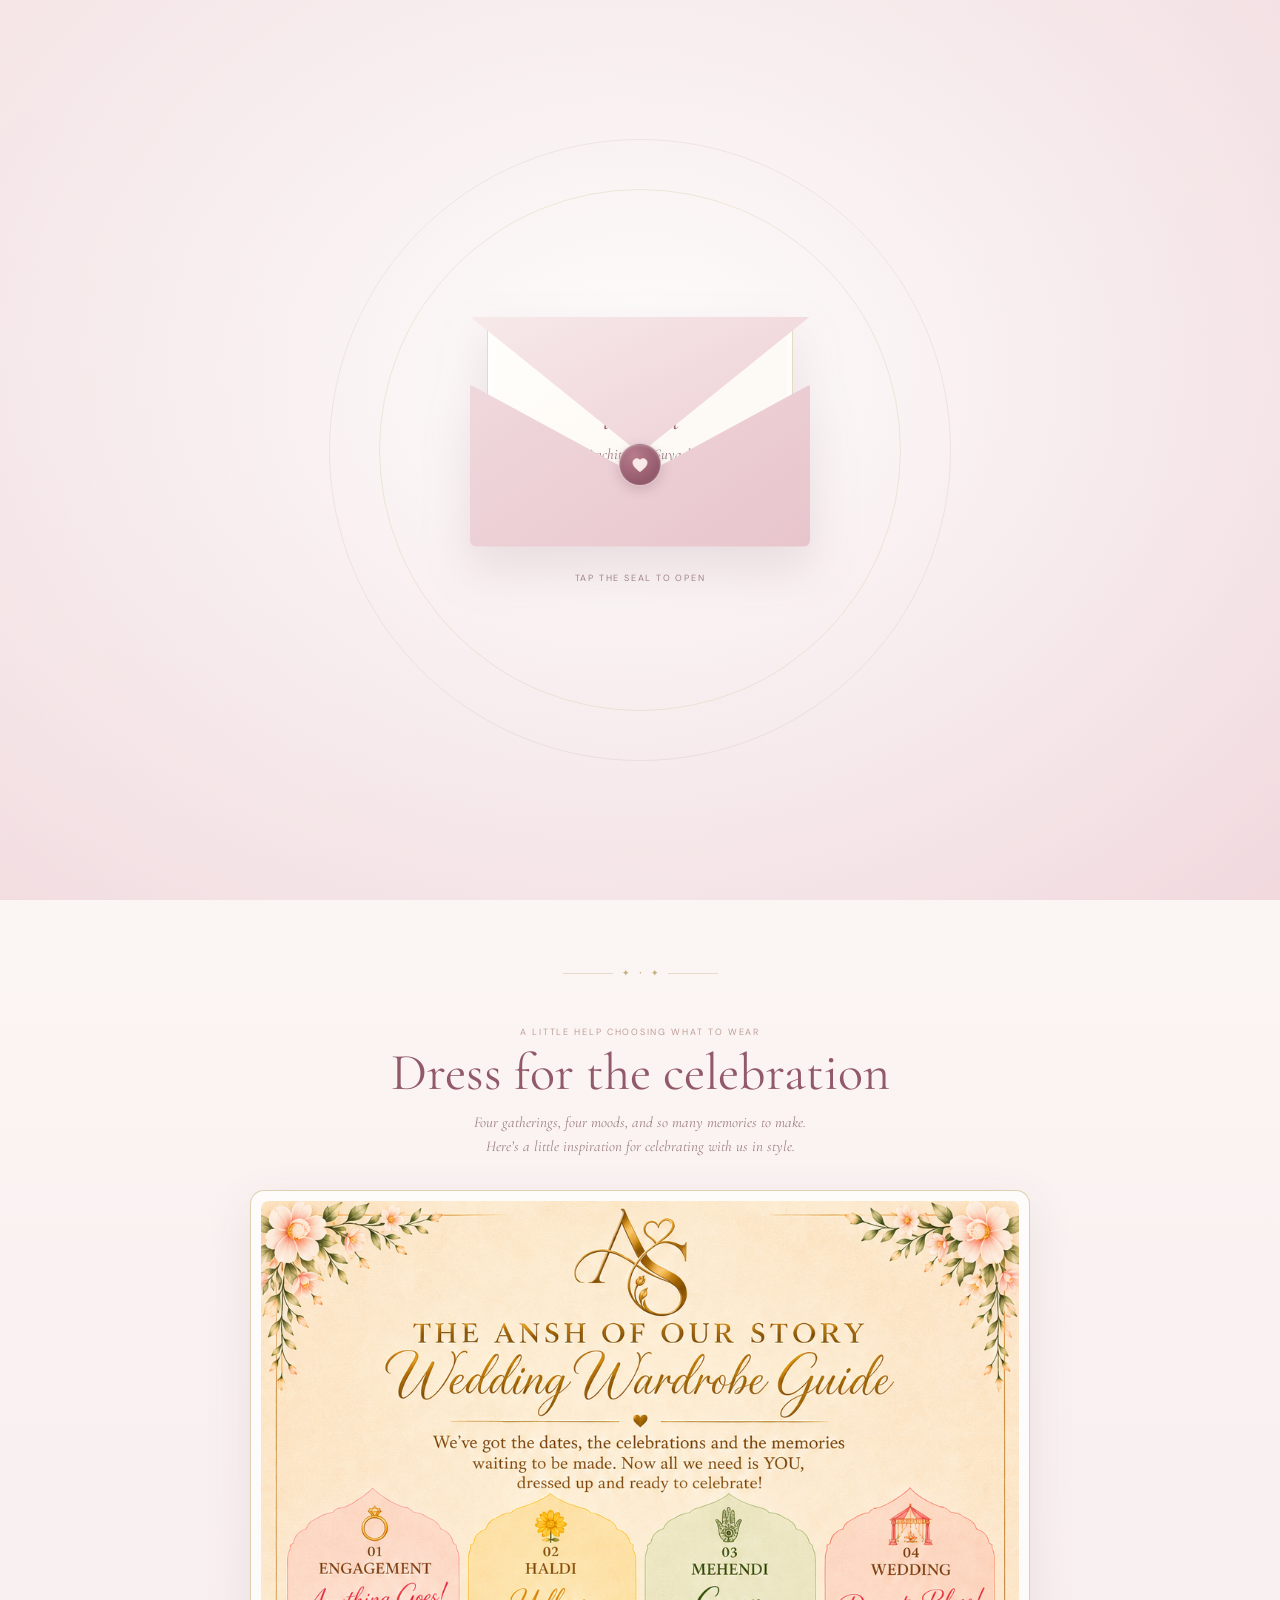
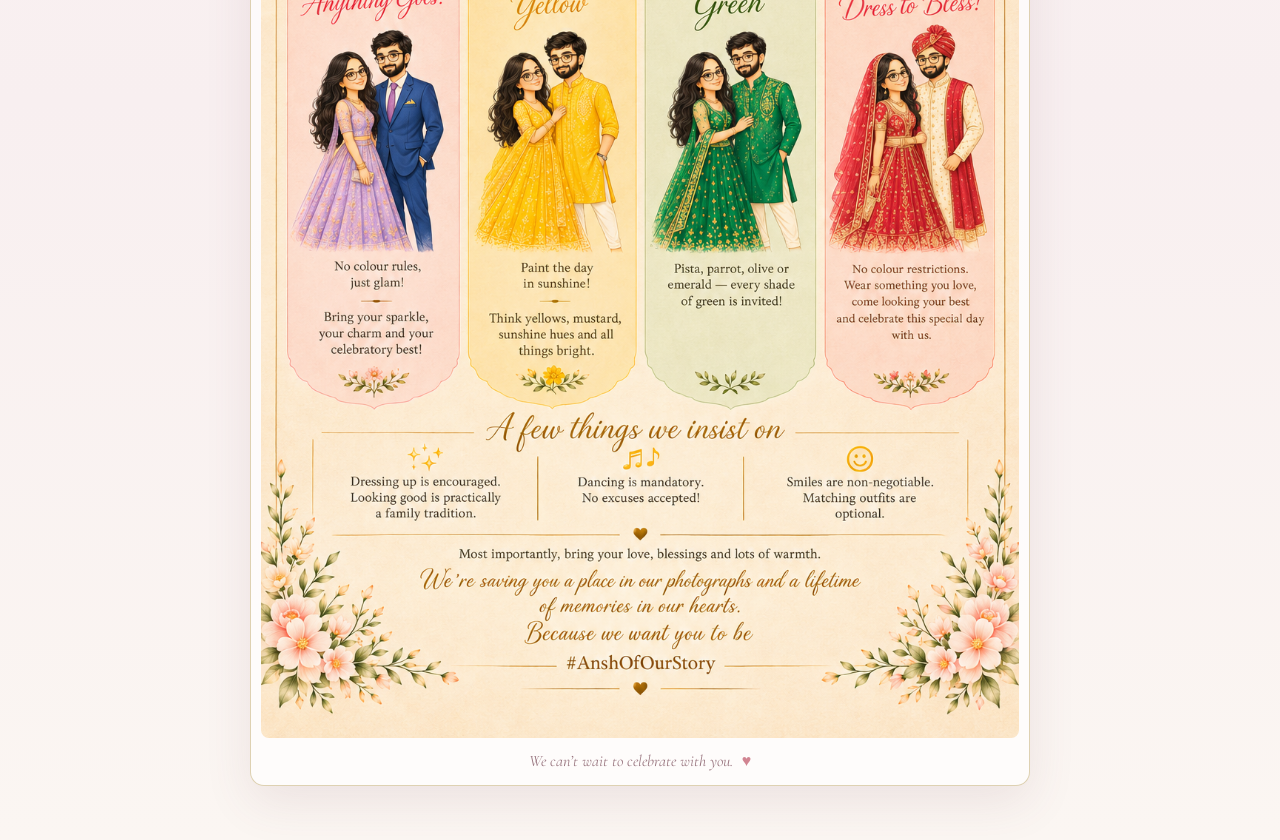
<file: warddrobe-planner/index.html>
<!doctype html>
<html lang="en">
<head>
  <meta charset="utf-8">
  <meta name="viewport" content="width=device-width, initial-scale=1">
  <meta name="theme-color" content="#f8eff0">
  <meta name="description" content="A little wardrobe inspiration for the celebrations of Anchita and Suyash, 12 February 2027.">
  <link rel="canonical" href="https://anshofourstory.com/warddrobe-planner">
  <title>Wedding Wardrobe Guide | #anshofourstory</title>
  <link rel="icon" type="image/png" href="../assets/monogram-logo.png">
  <link rel="preconnect" href="https://fonts.googleapis.com">
  <link rel="preconnect" href="https://fonts.gstatic.com" crossorigin>
  <link href="https://fonts.googleapis.com/css2?family=Cormorant+Garamond:wght@300;400;500&family=DM+Sans:wght@300;400;500&display=swap" rel="stylesheet">
  <link rel="stylesheet" href="../styles.css?v=20261127-scratch-2">
</head>
<body class="planner-page">
  <div class="petals wardrobe-petals" aria-hidden="true"></div>
  <audio id="planner-audio" preload="auto" loop aria-hidden="true" tabindex="-1" hidden>
    <source src="../assets/Wedding_Wardrobe_Planner.mp3" type="audio/mpeg">
  </audio>

  <div class="invitation-preloader" id="invitation-preloader" role="dialog" aria-modal="true" aria-labelledby="invitation-title" aria-describedby="invitation-hint">
    <button class="invitation-open" id="invitation-open" type="button" aria-label="Open your invitation">
      <span class="invitation-letter" aria-hidden="true">
        <span class="invitation-letter__paper">
          <span class="invitation-letter__eyebrow">A note from the couple</span>
          <span class="invitation-letter__title">You are<br><i>invited</i></span>
          <span class="invitation-letter__names">Anchita <b>&amp;</b> Suyash</span>
          <span class="invitation-letter__date">12 February 2027</span>
        </span>
        <span class="invitation-letter__envelope"></span>
        <span class="invitation-letter__flap"></span>
        <span class="invitation-letter__seal"><svg viewBox="0 0 32 32" focusable="false"><path d="M16 27s-11-6.8-11-14a6.2 6.2 0 0 1 11-3.9A6.2 6.2 0 0 1 27 13c0 7.2-11 14-11 14Z"/></svg></span>
      </span>
      <span class="invitation-open__hint" id="invitation-hint">Tap the seal to open</span>
    </button>
    <h1 class="visually-hidden" id="invitation-title">You are invited to Anchita and Suyash's wedding</h1>
  </div>

  <header class="site-header">
    <a class="brand" href="#home" aria-label="#anshofourstory, home">
      <img class="brand-mark" src="../assets/monogram-logo.png" alt="">
      <span>#anshofourstory</span>
    </a>
    <nav aria-label="Main navigation">
      <a href="#wardrobe-planner">Wardrobe guide</a>
    </nav>
  </header>

  <main>
    <section class="hero" id="home" aria-labelledby="hero-title">
      <div class="hero-content">
        <p class="eyebrow reveal">with joy in our hearts</p>
        <h1 id="hero-title" class="reveal">Anchita <span>&amp;</span> Suyash</h1>
        <span class="gold-rule"></span>
        <p class="married reveal">are getting married</p>
        <p class="wedding-date reveal">12 <span>·</span> February <span>·</span> 2027</p>
        <div class="countdown" aria-label="Countdown to the wedding">
          <div class="time-unit"><div class="time-card"><span id="days">—</span></div><small>Days</small></div>
          <div class="time-unit"><div class="time-card"><span id="hours">—</span></div><small>Hours</small></div>
          <div class="time-unit"><div class="time-card"><span id="minutes">—</span></div><small>Minutes</small></div>
          <div class="time-unit"><div class="time-card"><span id="seconds">—</span></div><small>Seconds</small></div>
        </div>
        <a class="scroll-cue" href="#wardrobe-planner">Scroll to explore <span aria-hidden="true">↓</span></a>
      </div>
    </section>

    <section class="wardrobe-planner" id="wardrobe-planner" aria-labelledby="wardrobe-title">
      <div class="ornament scroll-reveal" aria-hidden="true"><span></span><b>✦</b><i>·</i><b>✦</b><span></span></div>
      <div class="wardrobe-content">
        <p class="eyebrow scroll-reveal">a little help choosing what to wear</p>
        <h2 class="scroll-reveal" id="wardrobe-title">Dress for the celebration</h2>
        <p class="section-intro scroll-reveal">Four gatherings, four moods, and so many memories to make.<br class="desktop-break"> Here’s a little inspiration for celebrating with us in style.</p>
        <figure class="wardrobe-art scroll-reveal">
          <img src="../assets/Elegant%20Indian%20Wedding%20Wardrobe%20Guide.png" alt="Illustrated wedding wardrobe guide for the engagement, Haldi, Mehendi and wedding celebrations, with outfit colour suggestions and notes." width="1024" height="1536" decoding="async">
          <figcaption>We can’t wait to celebrate with you. <span aria-hidden="true">♥</span></figcaption>
        </figure>
      </div>
    </section>
  </main>

  <script src="../script.js?v=20261127-scratch-2"></script>
</body>
</html>
</file>
<file: styles.css>
:root{--rose:#92596b;--rose-dark:#754857;--pink:#eccbd2;--pink-light:#f8eff0;--gold:#c7b27d;--ink:#866c70;--muted:#b3959b;--paper:#fcfaf9;--line:#ead9d5;--serif:"Cormorant Garamond",Georgia,serif;--sans:"DM Sans",Arial,sans-serif}*{box-sizing:border-box}html{scroll-behavior:smooth;scroll-padding-top:75px}body{margin:0;background:#faf8f7;color:var(--ink);font-family:var(--sans);font-weight:300;-webkit-font-smoothing:antialiased}.site-header{height:64px;position:fixed;z-index:20;inset:0 0 auto;display:flex;align-items:center;justify-content:space-between;padding:0 max(calc((100vw - 1120px)/2),7vw);transition:background .3s,box-shadow .3s}.site-header.scrolled{background:rgba(252,250,249,.94);box-shadow:0 1px 0 rgba(165,125,130,.11);backdrop-filter:blur(10px)}.brand{display:flex;align-items:center;gap:8px;text-decoration:none;color:#a58e6b;font-family:var(--serif);font-size:12px}.brand-mark{width:35px;height:35px;object-fit:cover;flex:none;border-radius:50%}.brand-mark .brand-spark{stroke-width:.7}.brand i{font-style:italic}.site-header nav{display:flex;gap:34px}.site-header nav a{font-size:10px;text-transform:uppercase;letter-spacing:.16em;color:#98777e;text-decoration:none;transition:color .2s}.site-header nav a:hover{color:var(--rose-dark)}.hero{position:relative;min-height:calc(100svh - 0px);height:max(660px,100svh);overflow:hidden;background:linear-gradient(118deg,#fbf5f4 0%,#f8ebee 53%,#fbf6f4 100%);display:grid;place-items:center}.hero-content{text-align:center;position:relative;z-index:2;margin-top:-10px}.eyebrow{font-size:9px;letter-spacing:.19em;text-transform:uppercase;color:#bf9da4;margin:0 0 12px}.hero .eyebrow{opacity:.7}.hero h1{font:300 clamp(62px,7.2vw,104px)/.95 var(--serif);letter-spacing:-.035em;color:var(--rose);margin:0}.hero h1 span{font-weight:300;font-style:italic}.gold-rule{width:108px;height:1px;background:var(--gold);display:block;margin:23px auto 20px}.married{font:italic 18px var(--serif);color:#977b80;margin:0 0 16px}.wedding-date{font-size:11px;letter-spacing:.36em;color:var(--gold);text-transform:uppercase;margin:0}.wedding-date span{padding:0 4px}.countdown{display:flex;justify-content:center;gap:14px;margin:52px auto 0}.time-unit{width:94px}.time-card{height:105px;display:grid;place-items:center;background:rgba(255,255,255,.82);border:1px solid #e7c3ca;border-radius:13px;box-shadow:0 8px 28px rgba(147,94,106,.045);position:relative;color:var(--gold)}.time-card:before,.time-card:after{content:"✦";position:absolute;font-size:9px;color:#d7c8a0;left:7px}.time-card:before{top:5px}.time-card:after{bottom:5px}.time-card span{font:300 43px/1 var(--serif);font-variant-numeric:tabular-nums}.time-unit small{display:block;margin-top:11px;font-size:9px;letter-spacing:.22em;text-transform:uppercase;color:#9a7c83}.scroll-cue{display:inline-flex;flex-direction:column;align-items:center;gap:12px;margin-top:58px;text-decoration:none;color:#d5aeb6;text-transform:uppercase;font-size:9px;letter-spacing:.2em;animation:breathe 2.4s ease-in-out infinite}.scroll-cue span{font-size:18px;line-height:1}.petals{position:absolute;inset:0;overflow:hidden;pointer-events:none}.petal{position:absolute;top:-12%;width:13px;height:21px;border-radius:90% 4% 90% 4%;background:#e8b8c2;opacity:.55;animation:fall linear infinite;transform:rotate(35deg)}@keyframes fall{0%{transform:translate3d(0,-10vh,0) rotate(0)}100%{transform:translate3d(var(--drift),115vh,0) rotate(580deg)}}@keyframes breathe{50%{opacity:.48;transform:translateY(4px)}}.ornament{height:62px;display:flex;align-items:center;justify-content:center;gap:9px;color:#c4ae82}.ornament span{height:1px;width:50px;background:#e7d9cb}.ornament b{font-size:9px;font-weight:400}.ornament i{font-size:15px;font-style:normal}.section{text-align:center;margin:0 auto;padding:34px 20px 62px}.section h2{font:400 37px/1.08 var(--serif);color:var(--rose);margin:0 0 10px}.section-intro{font:italic 13px var(--serif);color:#a78c90;margin:0}.celebration{padding-top:38px;padding-bottom:58px}.celebration .eyebrow{margin-bottom:9px}.event-details{margin:28px 0 24px}.event-details div{margin:0 0 14px}.event-details dt{font-size:8px;letter-spacing:.18em;text-transform:uppercase;color:#c6ae80;margin-bottom:4px}.event-details dd{margin:0;font:400 15px var(--serif);color:#987b81}.outline-button{display:inline-flex;align-items:center;gap:8px;border:1px solid #d6c39f;border-radius:24px;padding:10px 18px;color:#b69c6e;text-decoration:none;text-transform:uppercase;letter-spacing:.12em;font-size:9px;transition:background .2s,color .2s}.outline-button:hover{background:#c4ad80;color:white}.outline-button span{font-size:12px}.location{padding-top:36px;padding-bottom:56px}.location .eyebrow{margin-bottom:7px}.map-frame{position:relative;width:min(570px,90vw);height:280px;margin:25px auto 11px;border:1px solid #e5d2ce;border-radius:12px;overflow:hidden;box-shadow:0 8px 24px rgba(112,79,84,.06);background:#f2f0e9}.map-frame iframe{width:100%;height:100%;border:0;filter:saturate(.72) sepia(.08)}.map-open{position:absolute;left:10px;top:10px;background:rgba(255,255,255,.92);padding:7px 10px;border-radius:4px;text-decoration:none;font-size:9px;color:#778a82}.map-caption{font-size:9px;color:#b1999d}.rsvp{max-width:560px;padding-top:35px;padding-bottom:48px}.rsvp .section-intro{margin-bottom:25px}.rsvp form{max-width:360px;margin:auto;text-align:left}.rsvp form>label{display:block;margin:0 0 15px;font-size:8px;text-transform:uppercase;letter-spacing:.15em;color:#bd9ca3}.rsvp input:not([type=radio]),.rsvp textarea{display:block;width:100%;border:0;border-bottom:1px solid #e4c9cd;border-radius:0;background:transparent;padding:10px 2px 9px;color:var(--ink);font:300 12px var(--sans);outline:none;resize:vertical}.rsvp input:focus,.rsvp textarea:focus{border-color:var(--rose)}.rsvp input::placeholder,.rsvp textarea::placeholder{color:#c5b4b7;font-size:10px}.rsvp fieldset{border:0;padding:0;margin:16px 0}.rsvp legend{font-size:8px;text-transform:uppercase;letter-spacing:.15em;color:#bd9ca3;margin-bottom:9px}.radio-label{font-size:10px;color:#947d82;margin-right:16px;white-space:nowrap}.radio-label input{accent-color:#ad7585;vertical-align:middle}.rsvp .message-label{margin-top:18px}.submit-button{display:block;margin:23px auto 8px;border:0;border-radius:24px;padding:11px 28px;background:linear-gradient(110deg,#e6b5bd,#965a6d);color:white;text-transform:uppercase;letter-spacing:.15em;font:400 9px var(--sans);cursor:pointer;box-shadow:0 4px 12px #d5aeb660;transition:transform .2s,box-shadow .2s}.submit-button:hover{transform:translateY(-2px);box-shadow:0 7px 17px #d5aeb680}.submit-button span{margin-left:10px}.form-note{text-align:center;font:italic 10px var(--serif);color:#ad9298}.form-note span,footer b{color:#d87186}.form-status{text-align:center;font-size:11px;color:#8c6674;min-height:14px}.share{padding-top:27px;padding-bottom:42px}.share h2{margin-bottom:5px}.share .section-intro{font-size:12px}.share-actions{display:flex;justify-content:center;gap:10px;flex-wrap:wrap;margin-top:24px}.share-button{border-radius:20px;background:white;padding:8px 13px;border:1px solid #e5ddd8;text-decoration:none;font:400 9px var(--sans);color:#8f7a7e;cursor:pointer;transition:background .2s,transform .2s}.share-button:hover{transform:translateY(-2px)}.share-button span{font-size:12px;margin-right:4px}.whatsapp{color:#49bc82;border-color:#8dd9b1}.whatsapp:hover{background:#eaf8f0}.facebook{color:#4c89d9;border-color:#9cbce7}.facebook:hover{background:#eef4fd}.twitter{color:#252525;border-color:#aaa}.copy-link{color:#b1976e;border-color:#d7c8a9}.copy-link:hover{background:#faf6ed}footer{border-top:1px solid #e7d8cf;padding:18px 20px 24px;text-align:center;display:flex;flex-direction:column;gap:4px;color:#aa8e93;font:400 9px var(--serif);letter-spacing:.1em}footer span+span{font-size:8px;color:#c1aab0}.cookie-banner{position:fixed;z-index:30;bottom:0;left:0;width:100%;display:flex;align-items:center;justify-content:center;gap:22px;background:rgba(255,255,255,.97);border-top:1px solid #e8dfdd;padding:13px 24px 12px;box-shadow:0 -3px 15px rgba(70,48,50,.035);transition:transform .35s}.cookie-banner.hidden{transform:translateY(110%)}.cookie-banner>div:first-child{width:min(780px,72vw)}.cookie-banner strong{font:500 11px var(--serif);color:#6e5b5d}.cookie-banner p{font:300 9px/1.55 var(--sans);color:#6f6b6b;margin:4px 0 0}.cookie-actions{display:flex;gap:9px}.cookie-actions button{border:0;border-radius:5px;padding:9px 13px;background:#f2e6e8;color:#806a6e;font:500 9px var(--sans);cursor:pointer}.cookie-actions button+button{background:#e6b9c1;color:#694953}.cookie-actions button:hover{filter:brightness(.97)}.reveal{animation:fadeup .85s both}@keyframes fadeup{from{opacity:0;transform:translateY(12px)}to{opacity:1;transform:translateY(0)}}@media(max-width:650px){.site-header{height:58px;padding:0 20px}.brand{font-size:10px}.brand-mark{width:29px;height:29px;border-radius:50%}.site-header nav{gap:17px}.site-header nav a{font-size:8px;letter-spacing:.11em}.hero{min-height:700px;height:100svh}.hero h1{font-size:clamp(52px,12vw,76px)}.countdown{gap:8px;margin-top:44px}.time-unit{width:clamp(65px,18vw,82px)}.time-card{height:82px;border-radius:10px}.time-card span{font-size:36px}.time-unit small{font-size:8px;letter-spacing:.15em}.scroll-cue{margin-top:48px}.section h2{font-size:32px}.map-frame{height:230px}.cookie-banner{padding:10px 12px;gap:10px;align-items:flex-end}.cookie-banner>div:first-child{width:auto;flex:1}.cookie-banner p{font-size:8px;max-height:54px;overflow:auto}.cookie-actions{gap:5px}.cookie-actions button{padding:8px 9px;font-size:8px}.radio-label{display:block;margin:9px 0}.ornament{height:50px}}@media(prefers-reduced-motion:reduce){*,*:before,*:after{scroll-behavior:auto!important;animation-duration:.01ms!important;animation-iteration-count:1!important;transition-duration:.01ms!important}}
/* Interactive wedding invitation */
body.invitation-locked{overflow:hidden}
.invitation-preloader{position:fixed;z-index:1000;inset:0;display:grid;place-items:center;overflow:hidden;background:radial-gradient(ellipse at 50% 43%,rgba(255,255,255,.88),rgba(248,239,240,.72) 42%,rgba(236,203,210,.48)),linear-gradient(145deg,#fbf7f5,#f5e5e8);opacity:1;visibility:visible;transition:opacity .5s ease,visibility .5s ease}
.invitation-preloader:before,.invitation-preloader:after{content:"";position:absolute;width:min(76vw,520px);aspect-ratio:1;border:1px solid rgba(199,178,125,.24);border-radius:50%;pointer-events:none}
.invitation-preloader:after{width:min(88vw,620px);border-color:rgba(146,89,107,.1)}
.invitation-preloader.is-opening{pointer-events:none}.invitation-preloader.is-gone{opacity:0;visibility:hidden}
.invitation-open{position:relative;z-index:1;display:flex;flex-direction:column;align-items:center;gap:25px;padding:30px;border:0;background:none;color:inherit;cursor:pointer;-webkit-tap-highlight-color:transparent}
.invitation-letter{position:relative;display:block;width:min(76vw,340px);height:230px;perspective:1000px;filter:drop-shadow(0 22px 24px rgba(117,72,87,.14));transition:transform .75s cubic-bezier(.2,.8,.2,1),filter .75s ease}
.invitation-letter__paper{position:absolute;inset:7px 17px 30px;display:flex;flex-direction:column;align-items:center;justify-content:center;background:linear-gradient(145deg,#fffefa,#fcf7f2);border:1px solid rgba(199,178,125,.45);box-shadow:inset 0 0 0 5px rgba(255,255,255,.68);color:var(--rose);transition:transform .72s cubic-bezier(.2,.75,.25,1)}
.invitation-letter__eyebrow,.invitation-letter__date{font:400 8px var(--sans);letter-spacing:.2em;text-transform:uppercase;color:#b69c6e}
.invitation-letter__title{margin-top:8px;text-align:center;font:400 31px/.88 var(--serif);text-shadow:0 1px 0 rgba(255,255,255,.8)}.invitation-letter__title i{font-weight:400;color:#a5687a}
.invitation-letter__names{margin-top:12px;font:italic 15px var(--serif);color:#92737a}.invitation-letter__names b{padding:0 3px;color:var(--gold);font-weight:400}
.invitation-letter__date{margin-top:8px;font-size:7px;letter-spacing:.16em}
.invitation-letter__envelope{position:absolute;inset:68px 0 0;background:linear-gradient(145deg,#efd8dc,#e8c5cc);clip-path:polygon(0 0,50% 57%,100% 0,100% 100%,0 100%);border-radius:2px 2px 7px 7px}
.invitation-letter__flap{position:absolute;inset:0 0 auto;height:137px;background:linear-gradient(155deg,#f7e9e9,#edcfd5);clip-path:polygon(0 0,100% 0,50% 100%);transform-origin:50% 0;transition:transform .65s cubic-bezier(.2,.75,.25,1);backface-visibility:hidden}
.invitation-letter__seal{position:absolute;left:50%;top:126px;width:43px;height:43px;display:grid;place-items:center;transform:translateX(-50%);border:1px solid rgba(255,255,255,.65);border-radius:50%;background:radial-gradient(circle at 35% 28%,#b77c8c,#92596b 70%);box-shadow:0 4px 12px rgba(117,72,87,.22),inset 0 1px 3px rgba(255,255,255,.3);transition:opacity .22s ease,transform .3s ease}
.invitation-letter__seal svg{width:21px;height:21px;fill:#f9e9e9;stroke:#f9e9e9;stroke-width:.8}
.invitation-open__hint{font:400 9px var(--sans);letter-spacing:.2em;text-transform:uppercase;color:#a3868a;animation:invitationHint 2.2s ease-in-out infinite}
.invitation-open:hover .invitation-letter{transform:translateY(-5px) rotate(-1deg);filter:drop-shadow(0 28px 28px rgba(117,72,87,.2))}
.invitation-open:focus-visible{outline:1px solid var(--gold);outline-offset:2px;border-radius:8px}
.invitation-preloader.is-opening .invitation-letter__flap{transform:rotateX(180deg)}.invitation-preloader.is-opening .invitation-letter__paper{transform:translateY(-48px)}
.invitation-preloader.is-opening .invitation-letter__seal{opacity:0;transform:translate(-50%,-8px) scale(1.25)}.invitation-preloader.is-opening .invitation-open__hint{opacity:0;transition:opacity .2s}
.invitation-preloader.is-departing .invitation-letter{transform:translateY(-10px) scale(1.62);filter:drop-shadow(0 32px 38px rgba(117,72,87,.22))}
@keyframes invitationHint{50%{opacity:.55;transform:translateY(2px)}}
.visually-hidden{position:absolute;width:1px;height:1px;padding:0;margin:-1px;overflow:hidden;clip:rect(0,0,0,0);white-space:nowrap;border:0}
@media(max-width:480px){.invitation-letter{height:210px}.invitation-letter__paper{inset:5px 13px 27px}.invitation-letter__envelope{top:63px}.invitation-letter__flap{height:126px}.invitation-letter__seal{top:116px}}

/* Scratch-to-reveal countdown overlay; the timer keeps its original dimensions. */
.countdown{position:relative}
.countdown-scratch{position:absolute;z-index:5;inset:0;display:block;width:100%;height:100%;overflow:visible;cursor:crosshair;touch-action:none;user-select:none;-webkit-user-select:none;-webkit-tap-highlight-color:transparent;transition:opacity .55s ease}
.countdown-scratch:focus-visible{outline:2px solid var(--gold);outline-offset:3px;border-radius:12px}
.countdown-scratch.is-revealed{opacity:0;pointer-events:none}
.countdown-scratch-hint{position:absolute;z-index:6;top:-27px;left:50%;transform:translateX(-50%);width:max-content;max-width:90vw;color:#9a7c83;font:400 8px var(--sans);letter-spacing:.14em;text-align:center;text-transform:uppercase;pointer-events:none;transition:opacity .25s ease}
.countdown-scratch-hint.is-hidden{opacity:0}
@media(max-width:650px){.countdown-scratch-hint{top:-24px;font-size:7px;letter-spacing:.1em}}
.contact-requirement{margin:-7px 0 15px;color:#a58b90;font:italic 10px/1.5 var(--serif);text-align:center}
.required-mark{color:#bf7281;font-size:11px}
.rsvp form>label small{display:block;margin:5px 0 2px;color:#a58b90;font:italic 11px var(--serif);letter-spacing:0;text-transform:none}
.form-honeypot{position:absolute!important;left:-10000px!important;width:1px!important;height:1px!important;overflow:hidden!important}
.submit-button:disabled{opacity:.6;cursor:wait;transform:none}
.form-status{line-height:1.5}
.sheets-response-frame{position:fixed;left:-10000px;top:0;width:1px;height:1px;border:0;opacity:0;pointer-events:none}
.sheets-response-transport{position:absolute;left:-10000px;width:1px;height:1px;overflow:hidden}

/* Standalone wardrobe guide page */
.planner-page .wardrobe-petals{position:fixed;z-index:1;inset:0;overflow:hidden;pointer-events:none}
.planner-page .petal{z-index:1}
.planner-page .hero-content{z-index:2}
.wardrobe-planner{position:relative;isolation:isolate;min-height:100vh;overflow:hidden;padding:42px 20px 54px;background:linear-gradient(180deg,#fbf5f3 0%,#f8eff0 52%,#fbf6f2 100%)}
.wardrobe-content{position:relative;z-index:2;width:min(900px,100%);margin:0 auto;text-align:center}
.wardrobe-planner .ornament{margin:0 auto 22px}
.wardrobe-planner .eyebrow{margin:0 0 8px;color:#b58f85}
.wardrobe-planner h2{margin:0 0 9px;color:var(--rose);font:400 clamp(36px,5vw,52px)/1.05 var(--serif)}
.wardrobe-planner .section-intro{font-size:15px;line-height:1.6;color:#9f8180}
.wardrobe-art{width:min(780px,100%);margin:32px auto 0;padding:10px 10px 0;border:1px solid rgba(199,178,125,.58);border-radius:14px;background:rgba(255,255,255,.68);box-shadow:0 16px 48px rgba(117,72,87,.11);overflow:hidden}
.wardrobe-art img{display:block;width:100%;height:auto;border-radius:8px}
.wardrobe-art figcaption{padding:13px 8px 14px;color:#9a7780;font:italic 16px var(--serif)}
.wardrobe-art figcaption span{padding-left:5px;color:#d18491}
.scroll-reveal{opacity:0;transform:translateY(20px);transition:opacity .8s ease,transform .8s cubic-bezier(.2,.65,.3,1)}
.scroll-reveal.is-visible{opacity:1;transform:translateY(0)}
.wardrobe-art.scroll-reveal{transition-delay:.12s}
@media(max-width:650px){.wardrobe-planner{min-height:auto;padding:30px 14px 35px}.wardrobe-planner .ornament{margin-bottom:14px}.wardrobe-planner .section-intro{font-size:13px}.desktop-break{display:none}.wardrobe-art{margin-top:24px;padding:6px 6px 0;border-radius:10px}.wardrobe-art figcaption{padding:10px 5px 12px;font-size:14px}}
@media(prefers-reduced-motion:reduce){.scroll-reveal{opacity:1;transform:none;transition:none}}

/* Main invitation event gallery and one continuous, recolouring petal field. */
.petals#falling-petals{position:fixed;z-index:1;inset:0;overflow:hidden;pointer-events:none}
.petals#falling-petals .petal{background:#e8b8c2;transition:background-color 1.8s cubic-bezier(.2,.65,.25,1),opacity 1.2s ease}
.hero-content{z-index:2}
.section>*{position:relative;z-index:2}
.event-section{position:relative;scroll-margin-top:64px;padding:76px 22px;background:linear-gradient(115deg,rgba(255,252,246,.78),rgba(250,245,240,.62));}
.event-invitation{position:relative;z-index:2;display:grid;grid-template-columns:minmax(250px,.78fr) minmax(300px,1fr);align-items:center;gap:clamp(34px,6vw,82px);width:min(1060px,100%);margin:auto}
.event-invitation-reverse .event-art{order:2}.event-invitation-reverse .event-copy{order:1}
.event-art{width:min(100%,390px);margin:0 auto;padding:9px;border:1px solid rgba(199,178,125,.58);background:rgba(255,255,255,.72);box-shadow:0 18px 48px rgba(117,72,87,.12);transform:rotate(-1.2deg);transition:transform .5s ease,box-shadow .5s ease}
.event-invitation-reverse .event-art{transform:rotate(1.2deg)}
.event-art:hover{transform:translateY(-5px) rotate(0);box-shadow:0 24px 52px rgba(117,72,87,.17)}
.event-art img{display:block;width:100%;height:auto}
.event-copy{position:relative;z-index:2;max-width:500px;text-align:left}
.event-copy .eyebrow{margin-bottom:13px;color:#a78d64}
.event-copy h2{margin:0;color:var(--rose);font:400 clamp(45px,6vw,68px)/.94 var(--serif)}
.event-warmth{max-width:470px;margin:17px 0 24px;color:#896f73;font:italic 18px/1.55 var(--serif)}
.event-facts{display:grid;gap:13px;margin:0 0 23px}
.event-facts div{padding-left:13px;border-left:1px solid rgba(199,178,125,.65)}
.event-facts dt{margin-bottom:3px;color:#b19b6c;font-size:8px;letter-spacing:.18em;text-transform:uppercase}
.event-facts dd{margin:0;color:#80666b;font:400 15px/1.4 var(--serif)}
.event-map{width:min(100%,460px);margin:18px 0 16px;padding:8px;border:1px solid rgba(199,178,125,.5);border-radius:10px;background:rgba(255,255,255,.7);box-shadow:0 9px 26px rgba(117,72,87,.08)}
.event-map-heading{display:flex;justify-content:space-between;align-items:center;gap:10px;margin:0;padding:3px 3px 8px;color:#a18c70;font-size:8px;letter-spacing:.13em;text-transform:uppercase}
.event-map-heading span{color:#bd9ca3;font-size:9px;letter-spacing:.04em;text-align:right;text-transform:none}
.event-map iframe{display:block;width:100%;height:175px;border:0;border-radius:6px;filter:saturate(.75) sepia(.06)}
.event-section .outline-button{color:var(--event-accent,#a88d62);border-color:color-mix(in srgb,var(--event-accent,#c7b27d) 45%,white)}
.event-section .outline-button:hover{background:var(--event-accent,#c4ad80);color:white}
.event-haldi{--event-accent:#c69216;background:linear-gradient(112deg,rgba(255,247,221,.8),rgba(255,251,241,.58))}
.event-mehndi{--event-accent:#5b8150;background:linear-gradient(112deg,rgba(237,244,230,.76),rgba(249,248,239,.6))}
.event-engagement{--event-accent:#b79b73;background:linear-gradient(112deg,rgba(255,253,248,.78),rgba(246,239,238,.58))}
.event-wedding{--event-accent:#a94c4e;background:linear-gradient(112deg,rgba(250,237,232,.8),rgba(252,246,238,.6))}
.event-wedding .event-copy h2{color:#9b3d43}
.event-section .event-art,.event-section .event-copy{isolation:isolate}
@media(max-width:760px){.event-section{padding:50px 18px}.event-invitation{grid-template-columns:minmax(0,1fr);gap:28px;max-width:560px}.event-art{width:min(72vw,340px)}.event-invitation-reverse .event-art{order:0}.event-invitation-reverse .event-copy{order:1}.event-copy{max-width:none;text-align:center}.event-copy .eyebrow{font-size:8px}.event-warmth{margin:14px auto 22px;font-size:17px}.event-facts{max-width:390px;margin:0 auto 22px;text-align:left}.event-map{margin:19px auto 16px}.event-map iframe{height:185px}.event-copy h2{font-size:54px}}
@media(max-width:420px){.event-section{padding:38px 15px}.event-art{width:min(78vw,320px);padding:6px}.event-warmth{font-size:16px}.event-facts dd{font-size:14px}}
@media(prefers-reduced-motion:reduce){.petals#falling-petals .petal{transition:none}}

/* One shared scratch surface across the four countdown cards, with a petal trail while scratching. */
.countdown-scratch{right:auto;bottom:auto}
.scratch-petal{position:absolute;z-index:8;width:8px;height:12px;border-radius:90% 4% 90% 4%;background:#e7a6b6;opacity:.9;pointer-events:none;transform:rotate(35deg);animation:scratchPetalFall 1s ease-in forwards}
.scratch-petal:nth-of-type(2n){width:6px;height:10px;background:#f0bdc8}
@keyframes scratchPetalFall{0%{opacity:0;transform:translate3d(0,-5px,0) rotate(0) scale(.7)}15%{opacity:.95}100%{opacity:0;transform:translate3d(var(--petal-drift),48px,0) rotate(240deg) scale(1)}}
@media(prefers-reduced-motion:reduce){.scratch-petal{animation-duration:.01ms!important}}
</file>
